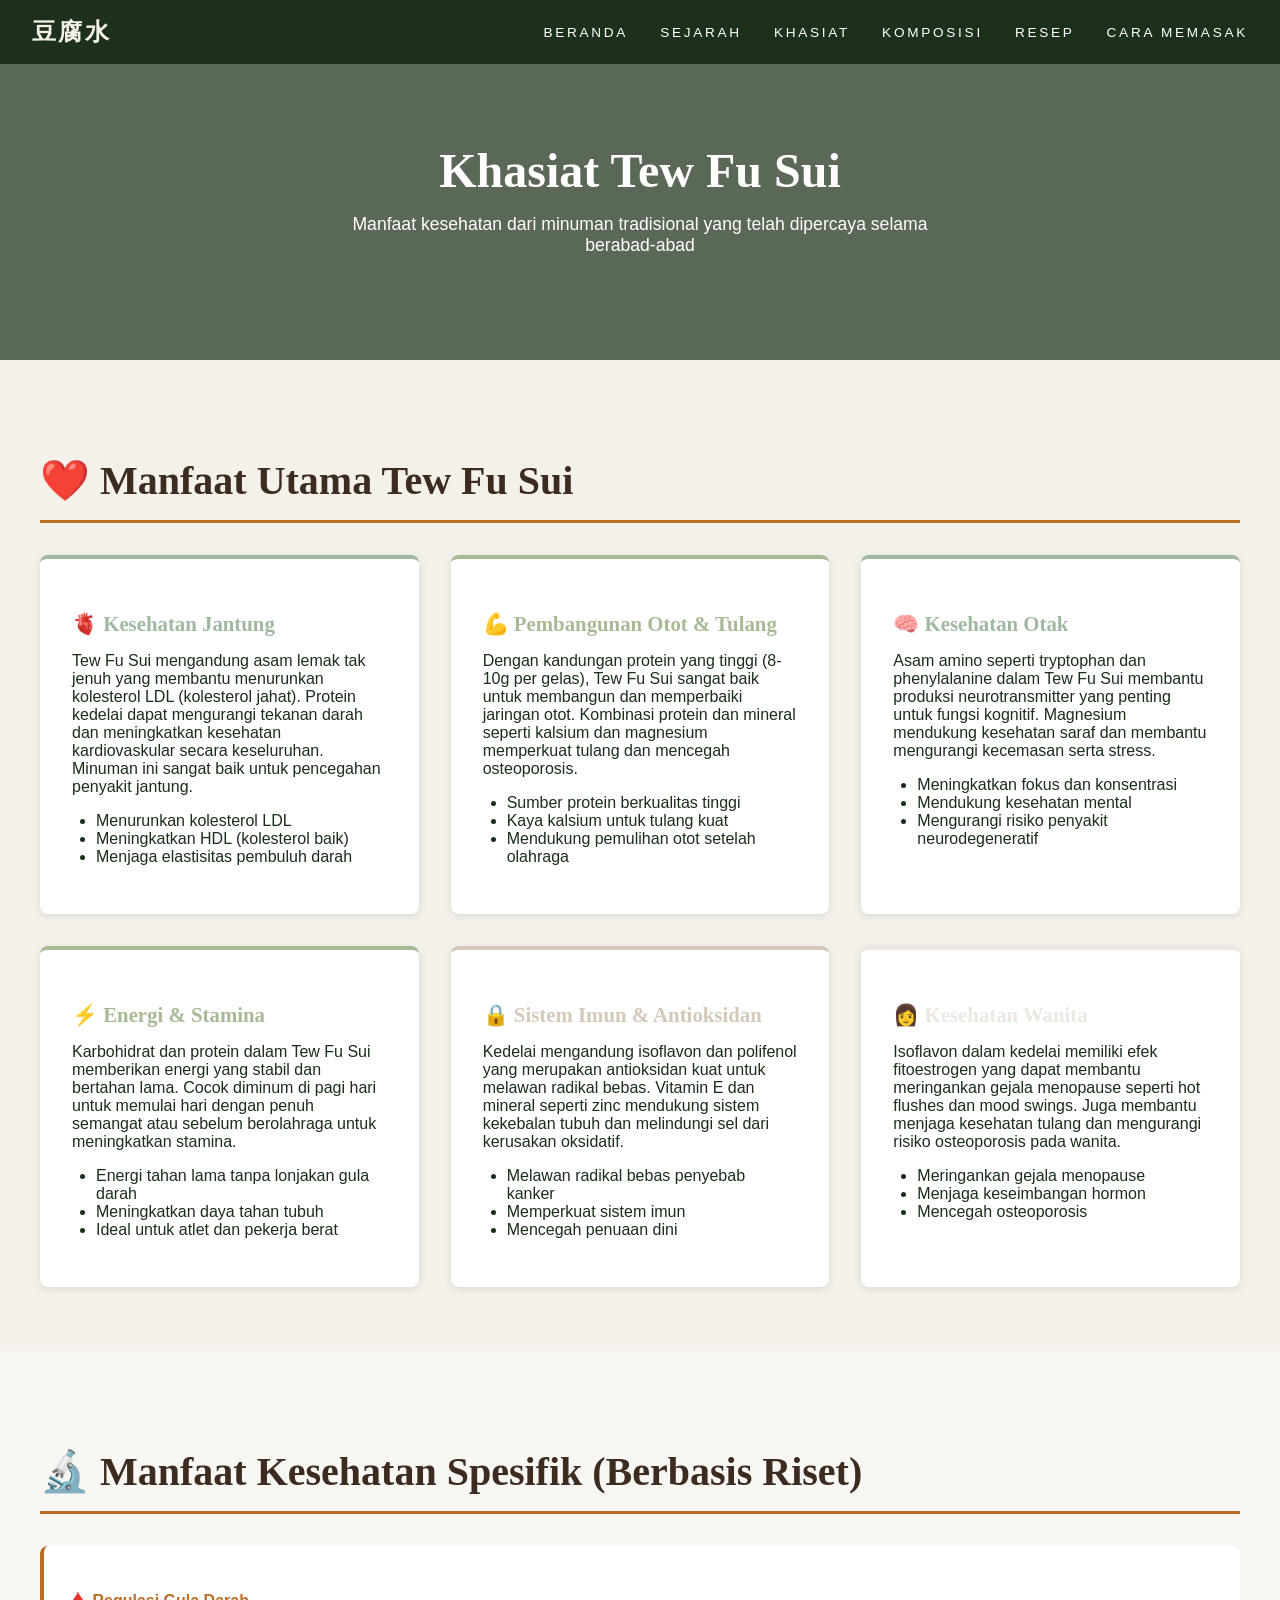
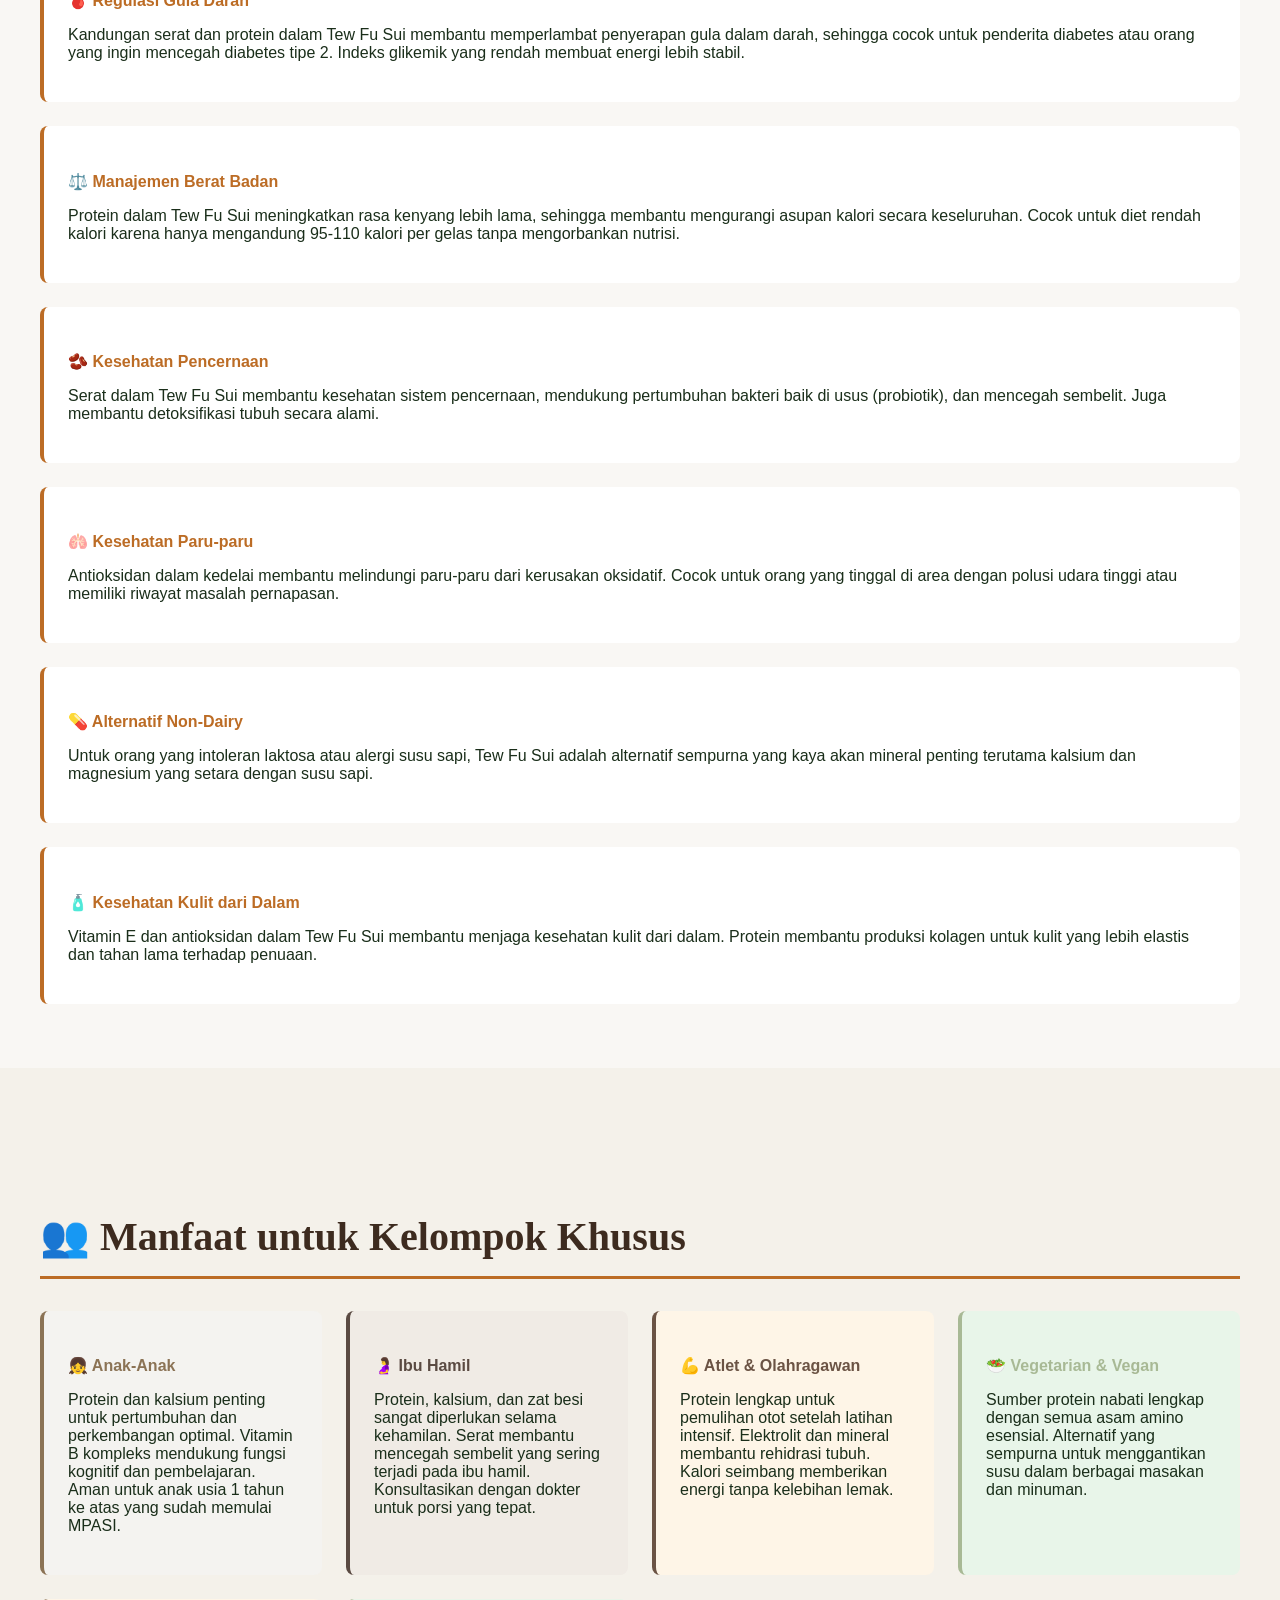
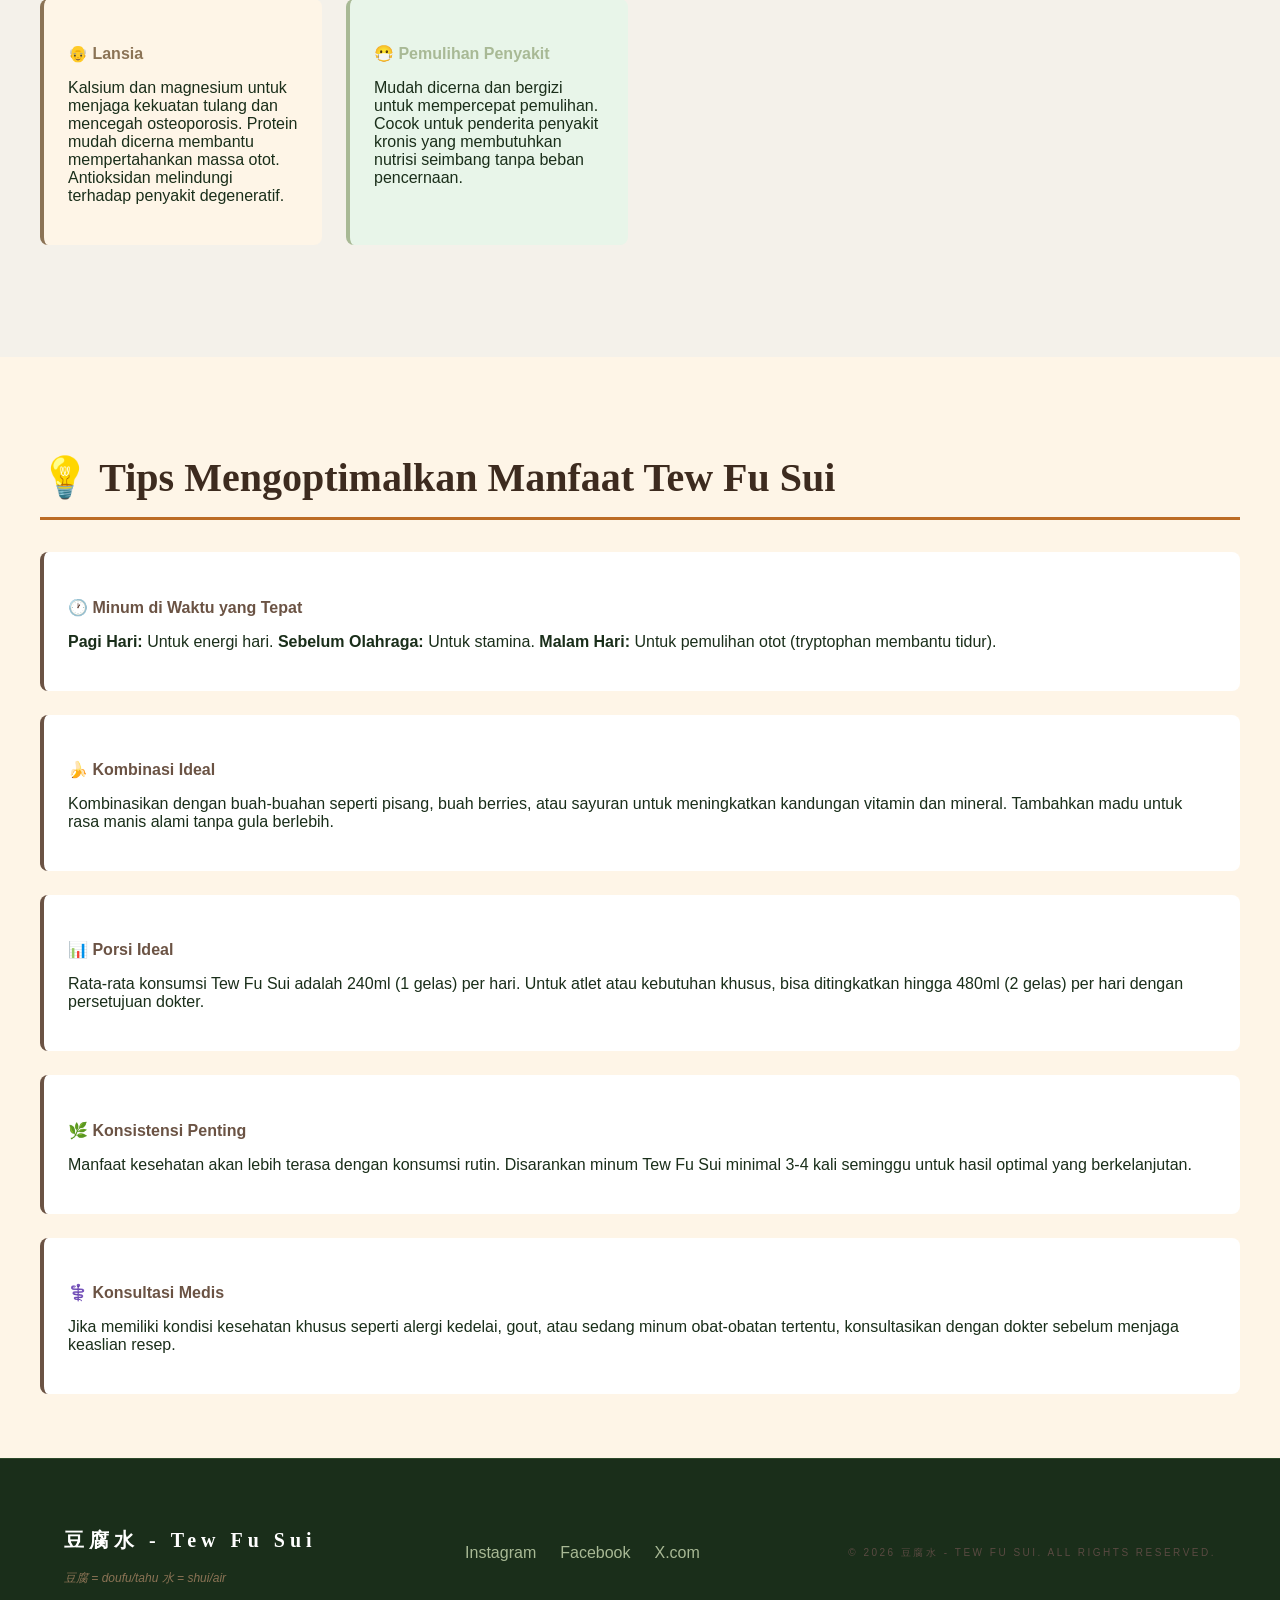
<file: benefits.html>
<!DOCTYPE html>
<html lang="id">
<head>
    <meta charset="UTF-8">
    <meta name="viewport" content="width=device-width, initial-scale=1.0">
    <title>Khasiat Tew Fu Sui - 豆腐水</title>
    <meta property="og:title" content="Khasiat Tew Fu Sui" />
    <meta property="og:type" content="website" />
    <meta property="og:url" content="https://tewfufa.page.gd/benefits.html" />
    <link rel="stylesheet" href="index.css">
    <style>
        :root {
            --forest-green: #1a2e1a;
            --paper-cream: #f4f1ea;
            --earth-brown: #3d2b1f;
            --accent-orange: #bc6c25;
        }

        body {
            font-family: 'Inter', sans-serif;
            background-color: var(--paper-cream);
            color: var(--forest-green);
            scroll-behavior: smooth;
        }

        h1, h2, h3, .serif {
            font-family: 'Playfair Display', serif;
        }

        .fade-in {
            animation: fadeIn 1.5s ease-out;
        }

        @keyframes fadeIn {
            from { opacity: 0; transform: translateY(20px); }
            to { opacity: 1; transform: translateY(0); }
        }

        ::-webkit-scrollbar {
            width: 8px;
        }
        ::-webkit-scrollbar-track {
            background: var(--paper-cream);
        }
        ::-webkit-scrollbar-thumb {
            background: var(--forest-green);
        }
    </style>
</head>
<body>

    <!-- Navigation -->
    <nav class="navbar">
        <div class="navbar-container">
            <div class="logo"><a href="index.html" style="color: #f4f1ea; text-decoration: none;">豆腐水</a></div>
            <button class="hamburger" id="hamburger">
                <span></span>
                <span></span>
                <span></span>
            </button>
            <div class="menu" id="menu">
                <a href="index.html" class="link">Beranda</a>
                <a href="history.html" class="link">Sejarah</a>
                <a href="benefits.html" class="link">Khasiat</a>
                <a href="composition.html" class="link">Komposisi</a>
                <a href="recipe.html" class="link">Resep</a>
                <a href="how-to-cook.html" class="link">Cara Memasak</a>
            </div>
        </div>
    </nav>

    <script>
        const hamburger = document.getElementById('hamburger');
        const menu = document.getElementById('menu');
        const navLinks = document.querySelectorAll('.menu .link');

        hamburger.addEventListener('click', () => {
            hamburger.classList.toggle('active');
            menu.classList.toggle('active');
        });

        navLinks.forEach(link => {
            link.addEventListener('click', () => {
                hamburger.classList.remove('active');
                menu.classList.remove('active');
            });
        });
    </script>

    <!-- Page Title Section -->
    <section class="page-hero" style="background: linear-gradient(rgba(26, 46, 26, 0.7), rgba(26, 46, 26, 0.7)), url('https://images.unsplash.com/photo-1512621776951-a57141f2eefd?q=80&w=2000&auto=format&fit=crop'); background-size: cover; background-position: center; min-height: 40vh; display: flex; align-items: center; justify-content: center; color: white; text-align: center;">
        <div class="fade-in">
            <h1 class="page-title" style="font-size: 3rem; margin-bottom: 1rem;">Khasiat Tew Fu Sui</h1>
            <p style="font-size: 1.1rem; max-width: 600px; margin: 0 auto;">Manfaat kesehatan dari minuman tradisional yang telah dipercaya selama berabad-abad</p>
        </div>
    </section>

    <!-- Primary Benefits -->
    <section style="padding: 4rem 1.5rem; max-width: 1200px; margin: 0 auto;">
        <h2 style="font-size: 2.5rem; color: var(--earth-brown); border-bottom: 3px solid var(--accent-orange); padding-bottom: 1rem; margin-bottom: 2rem;">❤️ Manfaat Utama Tew Fu Sui</h2>
        
        <div style="display: grid; grid-template-columns: repeat(auto-fit, minmax(300px, 1fr)); gap: 2rem;">
            <div style="background: white; padding: 2rem; border-radius: 0.5rem; box-shadow: 0 2px 8px rgba(0,0,0,0.1); border-top: 4px solid #9fb89f;">
                <h3 style="color: #9fb89f; margin-bottom: 1rem; font-size: 1.3rem;">🫀 Kesehatan Jantung</h3>
                <p>Tew Fu Sui mengandung asam lemak tak jenuh yang membantu menurunkan kolesterol LDL (kolesterol jahat). Protein kedelai dapat mengurangi tekanan darah dan meningkatkan kesehatan kardiovaskular secara keseluruhan. Minuman ini sangat baik untuk pencegahan penyakit jantung.</p>
                <ul style="margin-top: 1rem; padding-left: 1.5rem;">
                    <li>Menurunkan kolesterol LDL</li>
                    <li>Meningkatkan HDL (kolesterol baik)</li>
                    <li>Menjaga elastisitas pembuluh darah</li>
                </ul>
            </div>

            <div style="background: white; padding: 2rem; border-radius: 0.5rem; box-shadow: 0 2px 8px rgba(0,0,0,0.1); border-top: 4px solid #a8b995;">
                <h3 style="color: #a8b995; margin-bottom: 1rem; font-size: 1.3rem;">💪 Pembangunan Otot & Tulang</h3>
                <p>Dengan kandungan protein yang tinggi (8-10g per gelas), Tew Fu Sui sangat baik untuk membangun dan memperbaiki jaringan otot. Kombinasi protein dan mineral seperti kalsium dan magnesium memperkuat tulang dan mencegah osteoporosis.</p>
                <ul style="margin-top: 1rem; padding-left: 1.5rem;">
                    <li>Sumber protein berkualitas tinggi</li>
                    <li>Kaya kalsium untuk tulang kuat</li>
                    <li>Mendukung pemulihan otot setelah olahraga</li>
                </ul>
            </div>

            <div style="background: white; padding: 2rem; border-radius: 0.5rem; box-shadow: 0 2px 8px rgba(0,0,0,0.1); border-top: 4px solid #9fb89f;">
                <h3 style="color: #9fb89f; margin-bottom: 1rem; font-size: 1.3rem;">🧠 Kesehatan Otak</h3>
                <p>Asam amino seperti tryptophan dan phenylalanine dalam Tew Fu Sui membantu produksi neurotransmitter yang penting untuk fungsi kognitif. Magnesium mendukung kesehatan saraf dan membantu mengurangi kecemasan serta stress.</p>
                <ul style="margin-top: 1rem; padding-left: 1.5rem;">
                    <li>Meningkatkan fokus dan konsentrasi</li>
                    <li>Mendukung kesehatan mental</li>
                    <li>Mengurangi risiko penyakit neurodegeneratif</li>
                </ul>
            </div>

            <div style="background: white; padding: 2rem; border-radius: 0.5rem; box-shadow: 0 2px 8px rgba(0,0,0,0.1); border-top: 4px solid #a8b995;">
                <h3 style="color: #a8b995; margin-bottom: 1rem; font-size: 1.3rem;">⚡ Energi & Stamina</h3>
                <p>Karbohidrat dan protein dalam Tew Fu Sui memberikan energi yang stabil dan bertahan lama. Cocok diminum di pagi hari untuk memulai hari dengan penuh semangat atau sebelum berolahraga untuk meningkatkan stamina.</p>
                <ul style="margin-top: 1rem; padding-left: 1.5rem;">
                    <li>Energi tahan lama tanpa lonjakan gula darah</li>
                    <li>Meningkatkan daya tahan tubuh</li>
                    <li>Ideal untuk atlet dan pekerja berat</li>
                </ul>
            </div>

            <div style="background: white; padding: 2rem; border-radius: 0.5rem; box-shadow: 0 2px 8px rgba(0,0,0,0.1); border-top: 4px solid #d4c9b8;">
                <h3 style="color: #d4c9b8; margin-bottom: 1rem; font-size: 1.3rem;">🔒 Sistem Imun & Antioksidan</h3>
                <p>Kedelai mengandung isoflavon dan polifenol yang merupakan antioksidan kuat untuk melawan radikal bebas. Vitamin E dan mineral seperti zinc mendukung sistem kekebalan tubuh dan melindungi sel dari kerusakan oksidatif.</p>
                <ul style="margin-top: 1rem; padding-left: 1.5rem;">
                    <li>Melawan radikal bebas penyebab kanker</li>
                    <li>Memperkuat sistem imun</li>
                    <li>Mencegah penuaan dini</li>
                </ul>
            </div>

            <div style="background: white; padding: 2rem; border-radius: 0.5rem; box-shadow: 0 2px 8px rgba(0,0,0,0.1); border-top: 4px solid #ede7e1;">
                <h3 style="color: #ede7e1; margin-bottom: 1rem; font-size: 1.3rem;">👩 Kesehatan Wanita</h3>
                <p>Isoflavon dalam kedelai memiliki efek fitoestrogen yang dapat membantu meringankan gejala menopause seperti hot flushes dan mood swings. Juga membantu menjaga kesehatan tulang dan mengurangi risiko osteoporosis pada wanita.</p>
                <ul style="margin-top: 1rem; padding-left: 1.5rem;">
                    <li>Meringankan gejala menopause</li>
                    <li>Menjaga keseimbangan hormon</li>
                    <li>Mencegah osteoporosis</li>
                </ul>
            </div>
        </div>
    </section>

    <!-- Manfaat Kesehatan Spesifik -->
    <section style="padding: 4rem 1.5rem; background-color: #f9f7f4;">
        <h2 style="font-size: 2.5rem; color: var(--earth-brown); border-bottom: 3px solid var(--accent-orange); padding-bottom: 1rem; margin-bottom: 2rem; max-width: 1200px; margin-left: auto; margin-right: auto;">🔬 Manfaat Kesehatan Spesifik (Berbasis Riset)</h2>
        
        <div style="max-width: 1200px; margin: 0 auto;">
            <div style="display: grid; gap: 1.5rem;">
                <div style="background: white; padding: 1.5rem; border-radius: 0.5rem; border-left: 4px solid var(--accent-orange);">
                    <h4 style="color: var(--accent-orange); margin-bottom: 0.5rem;">🩸 Regulasi Gula Darah</h4>
                    <p>Kandungan serat dan protein dalam Tew Fu Sui membantu memperlambat penyerapan gula dalam darah, sehingga cocok untuk penderita diabetes atau orang yang ingin mencegah diabetes tipe 2. Indeks glikemik yang rendah membuat energi lebih stabil.</p>
                </div>

                <div style="background: white; padding: 1.5rem; border-radius: 0.5rem; border-left: 4px solid var(--accent-orange);">
                    <h4 style="color: var(--accent-orange); margin-bottom: 0.5rem;">⚖️ Manajemen Berat Badan</h4>
                    <p>Protein dalam Tew Fu Sui meningkatkan rasa kenyang lebih lama, sehingga membantu mengurangi asupan kalori secara keseluruhan. Cocok untuk diet rendah kalori karena hanya mengandung 95-110 kalori per gelas tanpa mengorbankan nutrisi.</p>
                </div>

                <div style="background: white; padding: 1.5rem; border-radius: 0.5rem; border-left: 4px solid var(--accent-orange);">
                    <h4 style="color: var(--accent-orange); margin-bottom: 0.5rem;">🫘 Kesehatan Pencernaan</h4>
                    <p>Serat dalam Tew Fu Sui membantu kesehatan sistem pencernaan, mendukung pertumbuhan bakteri baik di usus (probiotik), dan mencegah sembelit. Juga membantu detoksifikasi tubuh secara alami.</p>
                </div>

                <div style="background: white; padding: 1.5rem; border-radius: 0.5rem; border-left: 4px solid var(--accent-orange);">
                    <h4 style="color: var(--accent-orange); margin-bottom: 0.5rem;">🫁 Kesehatan Paru-paru</h4>
                    <p>Antioksidan dalam kedelai membantu melindungi paru-paru dari kerusakan oksidatif. Cocok untuk orang yang tinggal di area dengan polusi udara tinggi atau memiliki riwayat masalah pernapasan.</p>
                </div>

                <div style="background: white; padding: 1.5rem; border-radius: 0.5rem; border-left: 4px solid var(--accent-orange);">
                    <h4 style="color: var(--accent-orange); margin-bottom: 0.5rem;">💊 Alternatif Non-Dairy</h4>
                    <p>Untuk orang yang intoleran laktosa atau alergi susu sapi, Tew Fu Sui adalah alternatif sempurna yang kaya akan mineral penting terutama kalsium dan magnesium yang setara dengan susu sapi.</p>
                </div>

                <div style="background: white; padding: 1.5rem; border-radius: 0.5rem; border-left: 4px solid var(--accent-orange);">
                    <h4 style="color: var(--accent-orange); margin-bottom: 0.5rem;">🧴 Kesehatan Kulit dari Dalam</h4>
                    <p>Vitamin E dan antioksidan dalam Tew Fu Sui membantu menjaga kesehatan kulit dari dalam. Protein membantu produksi kolagen untuk kulit yang lebih elastis dan tahan lama terhadap penuaan.</p>
                </div>
            </div>
        </div>
    </section>

    <!-- Untuk Kelompok Khusus -->
    <section style="padding: 4rem 1.5rem; max-width: 1200px; margin: 3rem auto;">
        <h2 style="font-size: 2.5rem; color: var(--earth-brown); border-bottom: 3px solid var(--accent-orange); padding-bottom: 1rem; margin-bottom: 2rem;">👥 Manfaat untuk Kelompok Khusus</h2>
        
        <div style="display: grid; grid-template-columns: repeat(auto-fit, minmax(280px, 1fr)); gap: 1.5rem;">
            <div style="background: #f4f3f0; padding: 1.5rem; border-radius: 0.5rem; border-left: 4px solid #8b7355;">
                <h4 style="color: #8b7355; margin-bottom: 0.5rem;">👧 Anak-Anak</h4>
                <p>Protein dan kalsium penting untuk pertumbuhan dan perkembangan optimal. Vitamin B kompleks mendukung fungsi kognitif dan pembelajaran. Aman untuk anak usia 1 tahun ke atas yang sudah memulai MPASI.</p>
            </div>

            <div style="background: #f0ebe5; padding: 1.5rem; border-radius: 0.5rem; border-left: 4px solid #5a4a42;">
                <h4 style="color: #5a4a42; margin-bottom: 0.5rem;">🤰 Ibu Hamil</h4>
                <p>Protein, kalsium, dan zat besi sangat diperlukan selama kehamilan. Serat membantu mencegah sembelit yang sering terjadi pada ibu hamil. Konsultasikan dengan dokter untuk porsi yang tepat.</p>
            </div>

            <div style="background: #fef5e7; padding: 1.5rem; border-radius: 0.5rem; border-left: 4px solid #6b5344;">
                <h4 style="color: #6b5344; margin-bottom: 0.5rem;">💪 Atlet & Olahragawan</h4>
                <p>Protein lengkap untuk pemulihan otot setelah latihan intensif. Elektrolit dan mineral membantu rehidrasi tubuh. Kalori seimbang memberikan energi tanpa kelebihan lemak.</p>
            </div>

            <div style="background: #e8f5e9; padding: 1.5rem; border-radius: 0.5rem; border-left: 4px solid #a8b995;">
                <h4 style="color: #a8b995; margin-bottom: 0.5rem;">🥗 Vegetarian & Vegan</h4>
                <p>Sumber protein nabati lengkap dengan semua asam amino esensial. Alternatif yang sempurna untuk menggantikan susu dalam berbagai masakan dan minuman.</p>
            </div>

            <div style="background: #fef5e7; padding: 1.5rem; border-radius: 0.5rem; border-left: 4px solid #8b7355;">
                <h4 style="color: #8b7355; margin-bottom: 0.5rem;">👴 Lansia</h4>
                <p>Kalsium dan magnesium untuk menjaga kekuatan tulang dan mencegah osteoporosis. Protein mudah dicerna membantu mempertahankan massa otot. Antioksidan melindungi terhadap penyakit degeneratif.</p>
            </div>

            <div style="background: #e8f5e9; padding: 1.5rem; border-radius: 0.5rem; border-left: 4px solid #a8b995;">
                <h4 style="color: #a8b995; margin-bottom: 0.5rem;">😷 Pemulihan Penyakit</h4>
                <p>Mudah dicerna dan bergizi untuk mempercepat pemulihan. Cocok untuk penderita penyakit kronis yang membutuhkan nutrisi seimbang tanpa beban pencernaan.</p>
            </div>
        </div>
    </section>

    <!-- Tips Mengoptimalkan Manfaat -->
    <section style="padding: 4rem 1.5rem; background-color: #fef5e7;">
        <h2 style="font-size: 2.5rem; color: var(--earth-brown); border-bottom: 3px solid var(--accent-orange); padding-bottom: 1rem; margin-bottom: 2rem; max-width: 1200px; margin-left: auto; margin-right: auto;">💡 Tips Mengoptimalkan Manfaat Tew Fu Sui</h2>
        
        <div style="max-width: 1200px; margin: 0 auto; display: grid; gap: 1.5rem;">
            <div style="background: white; padding: 1.5rem; border-radius: 0.5rem; border-left: 4px solid #6b5344;">
                <h4 style="color: #6b5344; margin-bottom: 0.5rem;">🕐 Minum di Waktu yang Tepat</h4>
                <p><strong>Pagi Hari:</strong> Untuk energi hari. <strong>Sebelum Olahraga:</strong> Untuk stamina. <strong>Malam Hari:</strong> Untuk pemulihan otot (tryptophan membantu tidur).</p>
            </div>

            <div style="background: white; padding: 1.5rem; border-radius: 0.5rem; border-left: 4px solid #6b5344;">
                <h4 style="color: #6b5344; margin-bottom: 0.5rem;">🍌 Kombinasi Ideal</h4>
                <p>Kombinasikan dengan buah-buahan seperti pisang, buah berries, atau sayuran untuk meningkatkan kandungan vitamin dan mineral. Tambahkan madu untuk rasa manis alami tanpa gula berlebih.</p>
            </div>

            <div style="background: white; padding: 1.5rem; border-radius: 0.5rem; border-left: 4px solid #6b5344;">
                <h4 style="color: #6b5344; margin-bottom: 0.5rem;">📊 Porsi Ideal</h4>
                <p>Rata-rata konsumsi Tew Fu Sui adalah 240ml (1 gelas) per hari. Untuk atlet atau kebutuhan khusus, bisa ditingkatkan hingga 480ml (2 gelas) per hari dengan persetujuan dokter.</p>
            </div>

            <div style="background: white; padding: 1.5rem; border-radius: 0.5rem; border-left: 4px solid #6b5344;">
                <h4 style="color: #6b5344; margin-bottom: 0.5rem;">🌿 Konsistensi Penting</h4>
                <p>Manfaat kesehatan akan lebih terasa dengan konsumsi rutin. Disarankan minum Tew Fu Sui minimal 3-4 kali seminggu untuk hasil optimal yang berkelanjutan.</p>
            </div>

            <div style="background: white; padding: 1.5rem; border-radius: 0.5rem; border-left: 4px solid #6b5344;">
                <h4 style="color: #6b5344; margin-bottom: 0.5rem;">⚕️ Konsultasi Medis</h4>
                <p>Jika memiliki kondisi kesehatan khusus seperti alergi kedelai, gout, atau sedang minum obat-obatan tertentu, konsultasikan dengan dokter sebelum menjaga keaslian resep.</p>
            </div>
        </div>
    </section>

    <!-- Footer -->
    <footer class="footer">
        <div class="footer-container">
            <div class="footer-left">
                <h3 class="footer-title">豆腐水 - Tew Fu Sui</h3>
                <p class="footer-desc">豆腐 = doufu/tahu 水 = shui/air</p>
            </div>
            <div class="footer-links">
                <a href="#" class="footer-link">Instagram</a>
                <a href="#" class="footer-link">Facebook</a>
                <a href="#" class="footer-link">X.com</a>
            </div>
            <div class="footer-copyright">
                &copy; 2026 豆腐水 - Tew Fu Sui. All Rights Reserved.
            </div>
        </div>
    </footer>

</body>
</html>
</file>
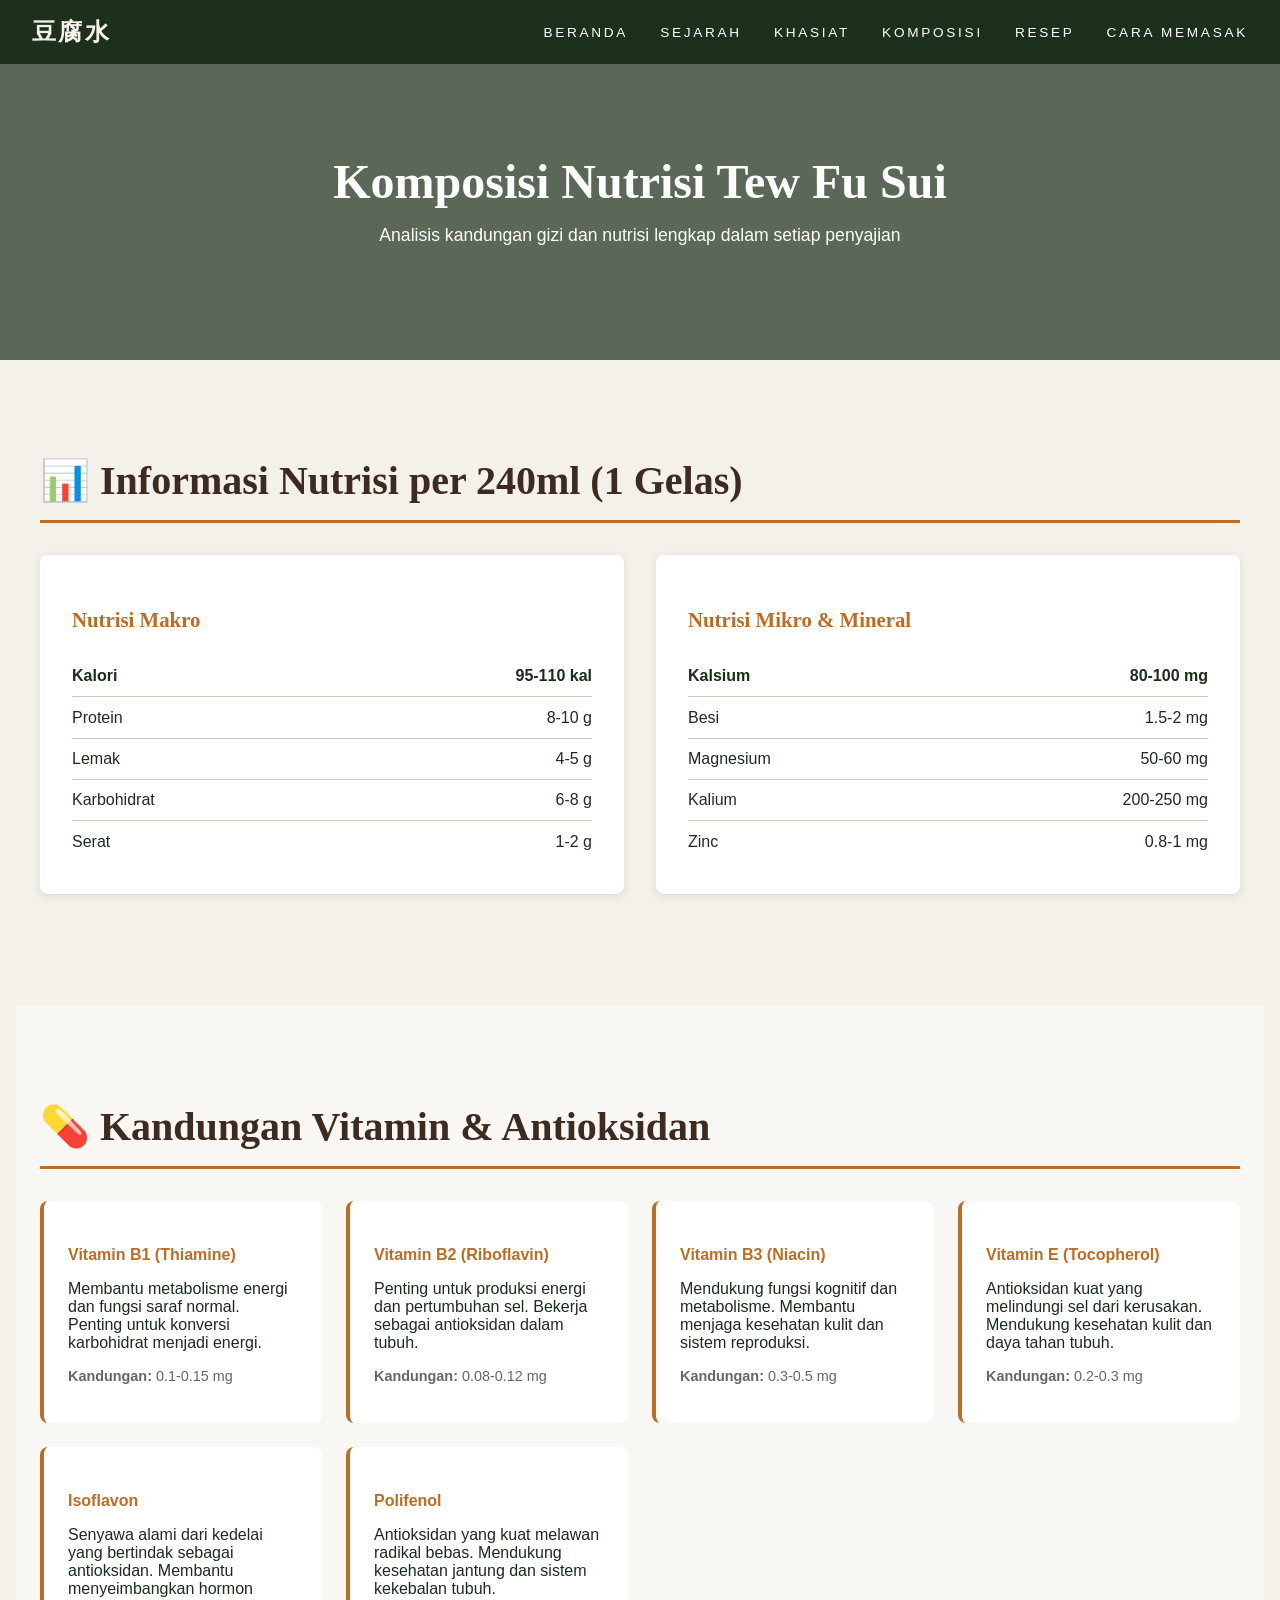
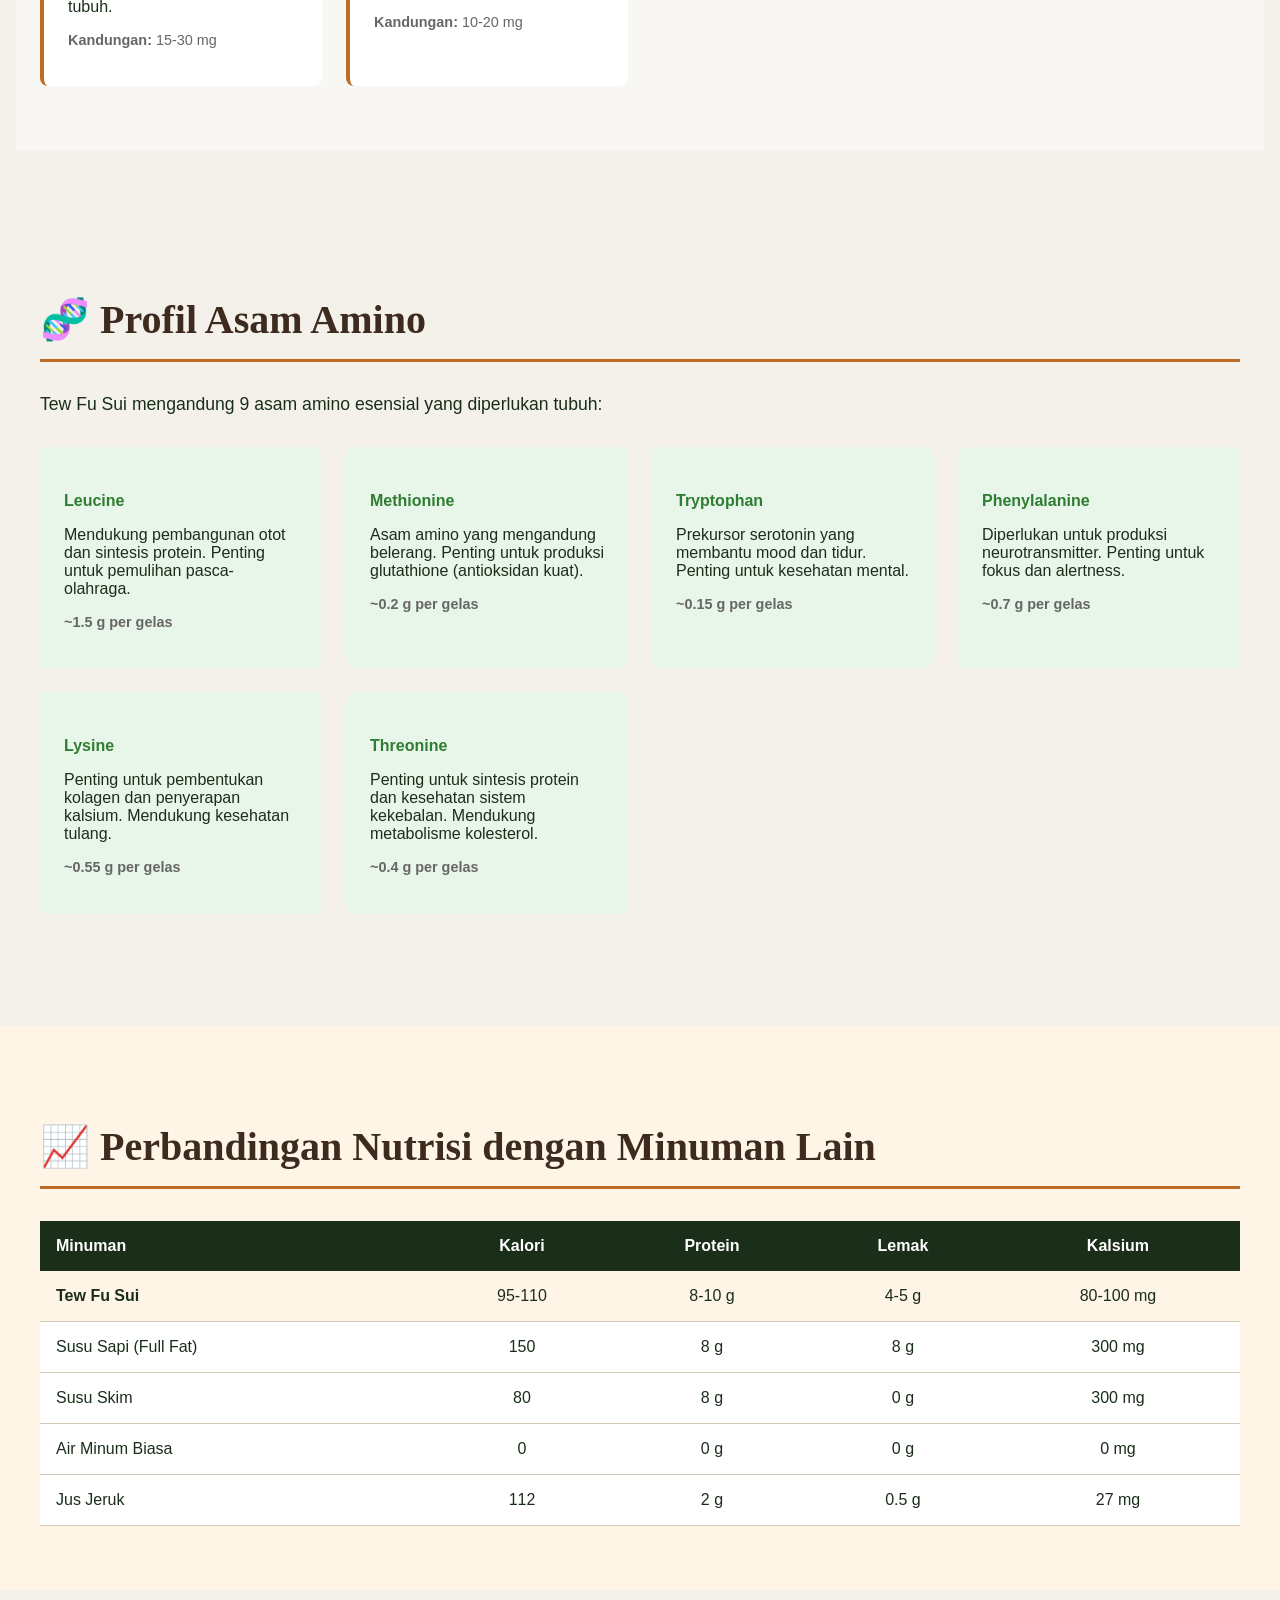
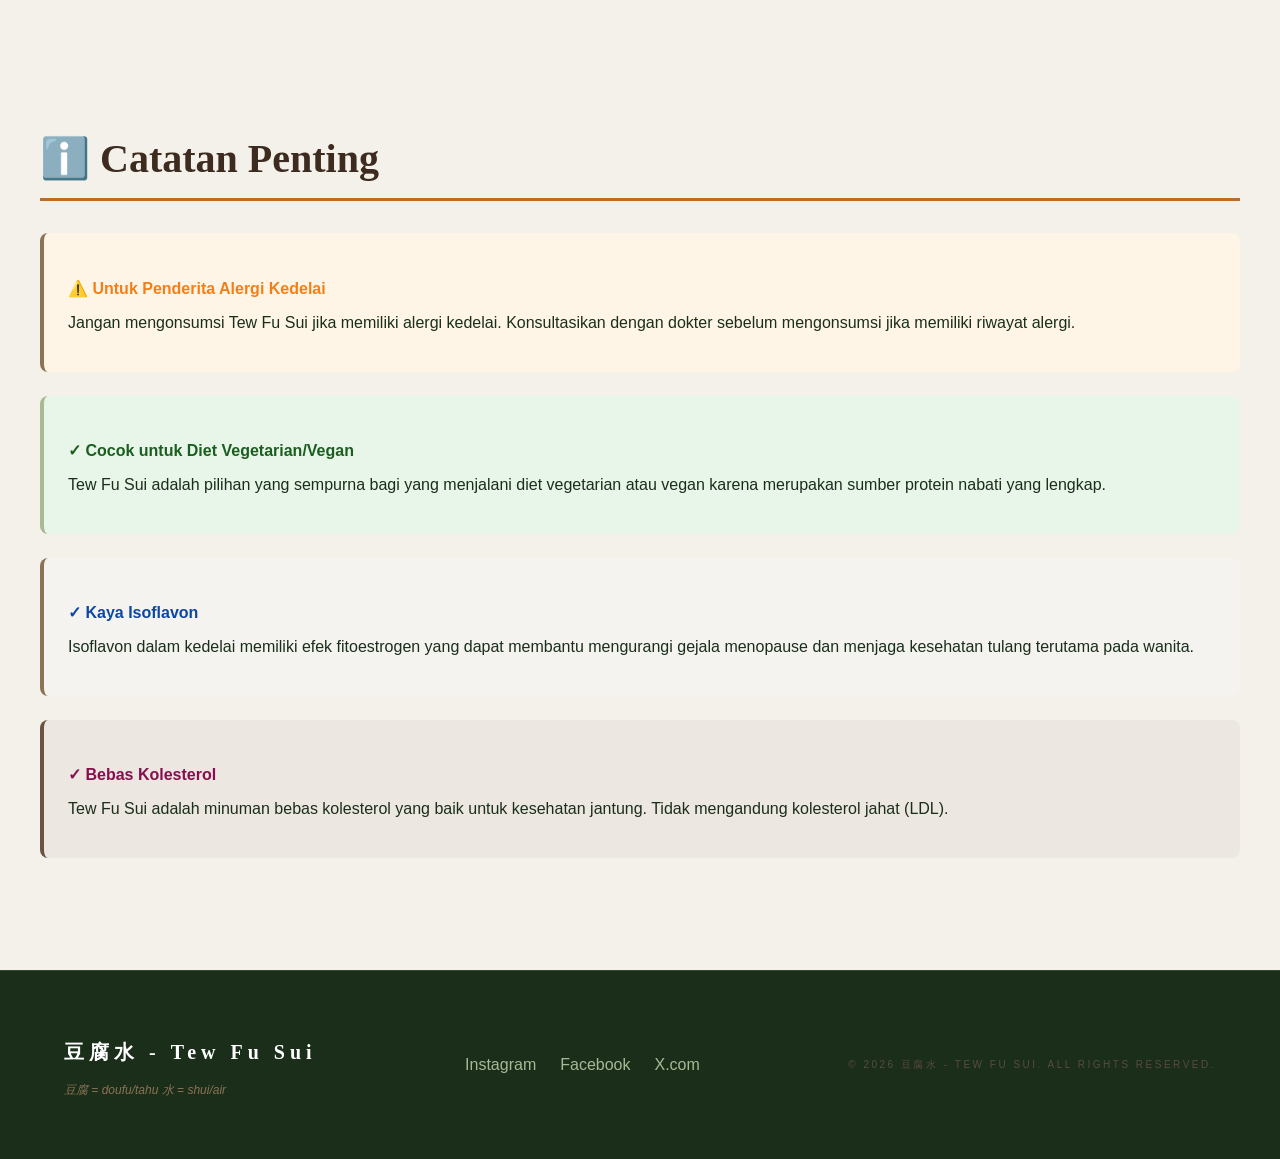
<file: composition.html>
<!DOCTYPE html>
<html lang="id">
<head>
    <meta charset="UTF-8">
    <meta name="viewport" content="width=device-width, initial-scale=1.0">
    <title>Komposisi Nutrisi Tew Fu Sui - 豆腐水</title>
    <meta property="og:title" content="Komposisi Nutrisi Tew Fu Sui" />
    <meta property="og:type" content="website" />
    <meta property="og:url" content="https://tewfufa.page.gd/composition.html" />
    <link rel="stylesheet" href="index.css">
    <style>
        :root {
            --forest-green: #1a2e1a;
            --paper-cream: #f4f1ea;
            --earth-brown: #3d2b1f;
            --accent-orange: #bc6c25;
        }

        body {
            font-family: 'Inter', sans-serif;
            background-color: var(--paper-cream);
            color: var(--forest-green);
            scroll-behavior: smooth;
        }

        h1, h2, h3, .serif {
            font-family: 'Playfair Display', serif;
        }

        .fade-in {
            animation: fadeIn 1.5s ease-out;
        }

        @keyframes fadeIn {
            from { opacity: 0; transform: translateY(20px); }
            to { opacity: 1; transform: translateY(0); }
        }

        ::-webkit-scrollbar {
            width: 8px;
        }
        ::-webkit-scrollbar-track {
            background: var(--paper-cream);
        }
        ::-webkit-scrollbar-thumb {
            background: var(--forest-green);
        }
    </style>
</head>
<body>

    <!-- Navigation -->
    <nav class="navbar">
        <div class="navbar-container">
            <div class="logo"><a href="index.html" style="color: #f4f1ea; text-decoration: none;">豆腐水</a></div>
            <button class="hamburger" id="hamburger">
                <span></span>
                <span></span>
                <span></span>
            </button>
            <div class="menu" id="menu">
                <a href="index.html" class="link">Beranda</a>
                <a href="history.html" class="link">Sejarah</a>
                <a href="benefits.html" class="link">Khasiat</a>
                <a href="composition.html" class="link">Komposisi</a>
                <a href="recipe.html" class="link">Resep</a>
                <a href="how-to-cook.html" class="link">Cara Memasak</a>
            </div>
        </div>
    </nav>

    <script>
        const hamburger = document.getElementById('hamburger');
        const menu = document.getElementById('menu');
        const navLinks = document.querySelectorAll('.menu .link');

        hamburger.addEventListener('click', () => {
            hamburger.classList.toggle('active');
            menu.classList.toggle('active');
        });

        navLinks.forEach(link => {
            link.addEventListener('click', () => {
                hamburger.classList.remove('active');
                menu.classList.remove('active');
            });
        });
    </script>

    <!-- Page Title Section -->
    <section class="page-hero" style="background: linear-gradient(rgba(26, 46, 26, 0.7), rgba(26, 46, 26, 0.7)), url('https://images.unsplash.com/photo-1576671160550-2173dba999ef?q=80&w=2000&auto=format&fit=crop'); background-size: cover; background-position: center; min-height: 40vh; display: flex; align-items: center; justify-content: center; color: white; text-align: center;">
        <div class="fade-in">
            <h1 class="page-title" style="font-size: 3rem; margin-bottom: 1rem;">Komposisi Nutrisi Tew Fu Sui</h1>
            <p style="font-size: 1.1rem; max-width: 600px; margin: 0 auto;">Analisis kandungan gizi dan nutrisi lengkap dalam setiap penyajian</p>
        </div>
    </section>

    <!-- Nutrition Facts -->
    <section style="padding: 4rem 1.5rem; max-width: 1200px; margin: 0 auto;">
        <h2 style="font-size: 2.5rem; color: var(--earth-brown); border-bottom: 3px solid var(--accent-orange); padding-bottom: 1rem; margin-bottom: 2rem;">📊 Informasi Nutrisi per 240ml (1 Gelas)</h2>
        
        <div style="display: grid; grid-template-columns: 1fr 1fr; gap: 2rem; margin-top: 2rem;">
            <!-- Nutrisi Utama -->
            <div style="background: white; padding: 2rem; border-radius: 0.5rem; box-shadow: 0 2px 8px rgba(0,0,0,0.1);">
                <h3 style="color: var(--accent-orange); margin-bottom: 1.5rem; font-size: 1.3rem;">Nutrisi Makro</h3>
                <table style="width: 100%; border-collapse: collapse;">
                    <tr style="border-bottom: 1px solid #d4c9b8;">
                        <td style="padding: 0.7rem 0;"><strong>Kalori</strong></td>
                        <td style="text-align: right; padding: 0.7rem 0;"><strong>95-110 kal</strong></td>
                    </tr>
                    <tr style="border-bottom: 1px solid #d4c9b8;">
                        <td style="padding: 0.7rem 0;">Protein</td>
                        <td style="text-align: right; padding: 0.7rem 0;">8-10 g</td>
                    </tr>
                    <tr style="border-bottom: 1px solid #d4c9b8;">
                        <td style="padding: 0.7rem 0;">Lemak</td>
                        <td style="text-align: right; padding: 0.7rem 0;">4-5 g</td>
                    </tr>
                    <tr style="border-bottom: 1px solid #d4c9b8;">
                        <td style="padding: 0.7rem 0;">Karbohidrat</td>
                        <td style="text-align: right; padding: 0.7rem 0;">6-8 g</td>
                    </tr>
                    <tr>
                        <td style="padding: 0.7rem 0;">Serat</td>
                        <td style="text-align: right; padding: 0.7rem 0;">1-2 g</td>
                    </tr>
                </table>
            </div>

            <!-- Nutrisi Mikro -->
            <div style="background: white; padding: 2rem; border-radius: 0.5rem; box-shadow: 0 2px 8px rgba(0,0,0,0.1);">
                <h3 style="color: var(--accent-orange); margin-bottom: 1.5rem; font-size: 1.3rem;">Nutrisi Mikro & Mineral</h3>
                <table style="width: 100%; border-collapse: collapse;">
                    <tr style="border-bottom: 1px solid #d4c9b8;">
                        <td style="padding: 0.7rem 0;"><strong>Kalsium</strong></td>
                        <td style="text-align: right; padding: 0.7rem 0;"><strong>80-100 mg</strong></td>
                    </tr>
                    <tr style="border-bottom: 1px solid #d4c9b8;">
                        <td style="padding: 0.7rem 0;">Besi</td>
                        <td style="text-align: right; padding: 0.7rem 0;">1.5-2 mg</td>
                    </tr>
                    <tr style="border-bottom: 1px solid #d4c9b8;">
                        <td style="padding: 0.7rem 0;">Magnesium</td>
                        <td style="text-align: right; padding: 0.7rem 0;">50-60 mg</td>
                    </tr>
                    <tr style="border-bottom: 1px solid #d4c9b8;">
                        <td style="padding: 0.7rem 0;">Kalium</td>
                        <td style="text-align: right; padding: 0.7rem 0;">200-250 mg</td>
                    </tr>
                    <tr>
                        <td style="padding: 0.7rem 0;">Zinc</td>
                        <td style="text-align: right; padding: 0.7rem 0;">0.8-1 mg</td>
                    </tr>
                </table>
            </div>
        </div>
    </section>

    <!-- Kandungan Vitamin -->
    <section style="padding: 4rem 1.5rem; background-color: #f9f7f4; max-width: 1200px; margin: 3rem auto;">
        <h2 style="font-size: 2.5rem; color: var(--earth-brown); border-bottom: 3px solid var(--accent-orange); padding-bottom: 1rem; margin-bottom: 2rem;">💊 Kandungan Vitamin & Antioksidan</h2>
        
        <div style="display: grid; grid-template-columns: repeat(auto-fit, minmax(250px, 1fr)); gap: 1.5rem;">
            <div style="background: white; padding: 1.5rem; border-radius: 0.5rem; border-left: 4px solid var(--accent-orange);">
                <h4 style="color: var(--accent-orange); margin-bottom: 0.5rem;">Vitamin B1 (Thiamine)</h4>
                <p>Membantu metabolisme energi dan fungsi saraf normal. Penting untuk konversi karbohidrat menjadi energi.</p>
                <p style="color: #666; font-size: 0.9rem; margin-top: 0.5rem;"><strong>Kandungan:</strong> 0.1-0.15 mg</p>
            </div>

            <div style="background: white; padding: 1.5rem; border-radius: 0.5rem; border-left: 4px solid var(--accent-orange);">
                <h4 style="color: var(--accent-orange); margin-bottom: 0.5rem;">Vitamin B2 (Riboflavin)</h4>
                <p>Penting untuk produksi energi dan pertumbuhan sel. Bekerja sebagai antioksidan dalam tubuh.</p>
                <p style="color: #666; font-size: 0.9rem; margin-top: 0.5rem;"><strong>Kandungan:</strong> 0.08-0.12 mg</p>
            </div>

            <div style="background: white; padding: 1.5rem; border-radius: 0.5rem; border-left: 4px solid var(--accent-orange);">
                <h4 style="color: var(--accent-orange); margin-bottom: 0.5rem;">Vitamin B3 (Niacin)</h4>
                <p>Mendukung fungsi kognitif dan metabolisme. Membantu menjaga kesehatan kulit dan sistem reproduksi.</p>
                <p style="color: #666; font-size: 0.9rem; margin-top: 0.5rem;"><strong>Kandungan:</strong> 0.3-0.5 mg</p>
            </div>

            <div style="background: white; padding: 1.5rem; border-radius: 0.5rem; border-left: 4px solid var(--accent-orange);">
                <h4 style="color: var(--accent-orange); margin-bottom: 0.5rem;">Vitamin E (Tocopherol)</h4>
                <p>Antioksidan kuat yang melindungi sel dari kerusakan. Mendukung kesehatan kulit dan daya tahan tubuh.</p>
                <p style="color: #666; font-size: 0.9rem; margin-top: 0.5rem;"><strong>Kandungan:</strong> 0.2-0.3 mg</p>
            </div>

            <div style="background: white; padding: 1.5rem; border-radius: 0.5rem; border-left: 4px solid var(--accent-orange);">
                <h4 style="color: var(--accent-orange); margin-bottom: 0.5rem;">Isoflavon</h4>
                <p>Senyawa alami dari kedelai yang bertindak sebagai antioksidan. Membantu menyeimbangkan hormon tubuh.</p>
                <p style="color: #666; font-size: 0.9rem; margin-top: 0.5rem;"><strong>Kandungan:</strong> 15-30 mg</p>
            </div>

            <div style="background: white; padding: 1.5rem; border-radius: 0.5rem; border-left: 4px solid var(--accent-orange);">
                <h4 style="color: var(--accent-orange); margin-bottom: 0.5rem;">Polifenol</h4>
                <p>Antioksidan yang kuat melawan radikal bebas. Mendukung kesehatan jantung dan sistem kekebalan tubuh.</p>
                <p style="color: #666; font-size: 0.9rem; margin-top: 0.5rem;"><strong>Kandungan:</strong> 10-20 mg</p>
            </div>
        </div>
    </section>

    <!-- Asam Amino -->
    <section style="padding: 4rem 1.5rem; max-width: 1200px; margin: 3rem auto;">
        <h2 style="font-size: 2.5rem; color: var(--earth-brown); border-bottom: 3px solid var(--accent-orange); padding-bottom: 1rem; margin-bottom: 2rem;">🧬 Profil Asam Amino</h2>
        
        <p style="margin-bottom: 2rem; font-size: 1.1rem;">Tew Fu Sui mengandung 9 asam amino esensial yang diperlukan tubuh:</p>
        
        <div style="display: grid; grid-template-columns: repeat(auto-fit, minmax(280px, 1fr)); gap: 1.5rem;">
            <div style="background: #e8f5e9; padding: 1.5rem; border-radius: 0.5rem;">
                <h4 style="color: #2e7d32; margin-bottom: 0.5rem;">Leucine</h4>
                <p>Mendukung pembangunan otot dan sintesis protein. Penting untuk pemulihan pasca-olahraga.</p>
                <p style="color: #666; font-size: 0.9rem;"><strong>~1.5 g per gelas</strong></p>
            </div>

            <div style="background: #e8f5e9; padding: 1.5rem; border-radius: 0.5rem;">
                <h4 style="color: #2e7d32; margin-bottom: 0.5rem;">Methionine</h4>
                <p>Asam amino yang mengandung belerang. Penting untuk produksi glutathione (antioksidan kuat).</p>
                <p style="color: #666; font-size: 0.9rem;"><strong>~0.2 g per gelas</strong></p>
            </div>

            <div style="background: #e8f5e9; padding: 1.5rem; border-radius: 0.5rem;">
                <h4 style="color: #2e7d32; margin-bottom: 0.5rem;">Tryptophan</h4>
                <p>Prekursor serotonin yang membantu mood dan tidur. Penting untuk kesehatan mental.</p>
                <p style="color: #666; font-size: 0.9rem;"><strong>~0.15 g per gelas</strong></p>
            </div>

            <div style="background: #e8f5e9; padding: 1.5rem; border-radius: 0.5rem;">
                <h4 style="color: #2e7d32; margin-bottom: 0.5rem;">Phenylalanine</h4>
                <p>Diperlukan untuk produksi neurotransmitter. Penting untuk fokus dan alertness.</p>
                <p style="color: #666; font-size: 0.9rem;"><strong>~0.7 g per gelas</strong></p>
            </div>

            <div style="background: #e8f5e9; padding: 1.5rem; border-radius: 0.5rem;">
                <h4 style="color: #2e7d32; margin-bottom: 0.5rem;">Lysine</h4>
                <p>Penting untuk pembentukan kolagen dan penyerapan kalsium. Mendukung kesehatan tulang.</p>
                <p style="color: #666; font-size: 0.9rem;"><strong>~0.55 g per gelas</strong></p>
            </div>

            <div style="background: #e8f5e9; padding: 1.5rem; border-radius: 0.5rem;">
                <h4 style="color: #2e7d32; margin-bottom: 0.5rem;">Threonine</h4>
                <p>Penting untuk sintesis protein dan kesehatan sistem kekebalan. Mendukung metabolisme kolesterol.</p>
                <p style="color: #666; font-size: 0.9rem;"><strong>~0.4 g per gelas</strong></p>
            </div>
        </div>
    </section>

    <!-- Perbandingan Nutrisi -->
    <section style="padding: 4rem 1.5rem; background-color: #fef5e7;">
        <h2 style="font-size: 2.5rem; color: var(--earth-brown); border-bottom: 3px solid var(--accent-orange); padding-bottom: 1rem; margin-bottom: 2rem; max-width: 1200px; margin-left: auto; margin-right: auto;">📈 Perbandingan Nutrisi dengan Minuman Lain</h2>
        
        <div style="max-width: 1200px; margin: 0 auto; overflow-x: auto;">
            <table style="width: 100%; border-collapse: collapse; background: white;">
                <thead>
                    <tr style="background-color: var(--forest-green); color: white;">
                        <th style="padding: 1rem; text-align: left;">Minuman</th>
                        <th style="padding: 1rem; text-align: center;">Kalori</th>
                        <th style="padding: 1rem; text-align: center;">Protein</th>
                        <th style="padding: 1rem; text-align: center;">Lemak</th>
                        <th style="padding: 1rem; text-align: center;">Kalsium</th>
                    </tr>
                </thead>
                <tbody>
                    <tr style="border-bottom: 1px solid #d4c9b8; background-color: #fef5e7;">
                        <td style="padding: 1rem;"><strong>Tew Fu Sui</strong></td>
                        <td style="padding: 1rem; text-align: center;">95-110</td>
                        <td style="padding: 1rem; text-align: center;">8-10 g</td>
                        <td style="padding: 1rem; text-align: center;">4-5 g</td>
                        <td style="padding: 1rem; text-align: center;">80-100 mg</td>
                    </tr>
                    <tr style="border-bottom: 1px solid #d4c9b8;">
                        <td style="padding: 1rem;">Susu Sapi (Full Fat)</td>
                        <td style="padding: 1rem; text-align: center;">150</td>
                        <td style="padding: 1rem; text-align: center;">8 g</td>
                        <td style="padding: 1rem; text-align: center;">8 g</td>
                        <td style="padding: 1rem; text-align: center;">300 mg</td>
                    </tr>
                    <tr style="border-bottom: 1px solid #d4c9b8;">
                        <td style="padding: 1rem;">Susu Skim</td>
                        <td style="padding: 1rem; text-align: center;">80</td>
                        <td style="padding: 1rem; text-align: center;">8 g</td>
                        <td style="padding: 1rem; text-align: center;">0 g</td>
                        <td style="padding: 1rem; text-align: center;">300 mg</td>
                    </tr>
                    <tr style="border-bottom: 1px solid #d4c9b8;">
                        <td style="padding: 1rem;">Air Minum Biasa</td>
                        <td style="padding: 1rem; text-align: center;">0</td>
                        <td style="padding: 1rem; text-align: center;">0 g</td>
                        <td style="padding: 1rem; text-align: center;">0 g</td>
                        <td style="padding: 1rem; text-align: center;">0 mg</td>
                    </tr>
                    <tr style="border-bottom: 1px solid #d4c9b8;">
                        <td style="padding: 1rem;">Jus Jeruk</td>
                        <td style="padding: 1rem; text-align: center;">112</td>
                        <td style="padding: 1rem; text-align: center;">2 g</td>
                        <td style="padding: 1rem; text-align: center;">0.5 g</td>
                        <td style="padding: 1rem; text-align: center;">27 mg</td>
                    </tr>
                </tbody>
            </table>
        </div>
    </section>

    <!-- Informasi Penting -->
    <section style="padding: 4rem 1.5rem; max-width: 1200px; margin: 3rem auto;">
        <h2 style="font-size: 2.5rem; color: var(--earth-brown); border-bottom: 3px solid var(--accent-orange); padding-bottom: 1rem; margin-bottom: 2rem;">ℹ️ Catatan Penting</h2>
        
        <div style="display: grid; gap: 1.5rem;">
            <div style="background: #fef5e7; padding: 1.5rem; border-radius: 0.5rem; border-left: 4px solid #8b7355;">
                <h4 style="color: #f57f17; margin-bottom: 0.5rem;">⚠️ Untuk Penderita Alergi Kedelai</h4>
                <p>Jangan mengonsumsi Tew Fu Sui jika memiliki alergi kedelai. Konsultasikan dengan dokter sebelum mengonsumsi jika memiliki riwayat alergi.</p>
            </div>

            <div style="background: #e8f5e9; padding: 1.5rem; border-radius: 0.5rem; border-left: 4px solid #a8b995;">
                <h4 style="color: #1b5e20; margin-bottom: 0.5rem;">✓ Cocok untuk Diet Vegetarian/Vegan</h4>
                <p>Tew Fu Sui adalah pilihan yang sempurna bagi yang menjalani diet vegetarian atau vegan karena merupakan sumber protein nabati yang lengkap.</p>
            </div>

            <div style="background: #f4f3f0; padding: 1.5rem; border-radius: 0.5rem; border-left: 4px solid #8b7355;">
                <h4 style="color: #0d47a1; margin-bottom: 0.5rem;">✓ Kaya Isoflavon</h4>
                <p>Isoflavon dalam kedelai memiliki efek fitoestrogen yang dapat membantu mengurangi gejala menopause dan menjaga kesehatan tulang terutama pada wanita.</p>
            </div>

            <div style="background: #ede7e1; padding: 1.5rem; border-radius: 0.5rem; border-left: 4px solid #6b5344;">
                <h4 style="color: #880e4f; margin-bottom: 0.5rem;">✓ Bebas Kolesterol</h4>
                <p>Tew Fu Sui adalah minuman bebas kolesterol yang baik untuk kesehatan jantung. Tidak mengandung kolesterol jahat (LDL).</p>
            </div>
        </div>
    </section>

    <!-- Footer -->
    <footer class="footer">
        <div class="footer-container">
            <div class="footer-left">
                <h3 class="footer-title">豆腐水 - Tew Fu Sui</h3>
                <p class="footer-desc">豆腐 = doufu/tahu 水 = shui/air</p>
            </div>
            <div class="footer-links">
                <a href="#" class="footer-link">Instagram</a>
                <a href="#" class="footer-link">Facebook</a>
                <a href="#" class="footer-link">X.com</a>
            </div>
            <div class="footer-copyright">
                &copy; 2026 豆腐水 - Tew Fu Sui. All Rights Reserved.
            </div>
        </div>
    </footer>

</body>
</html>
</file>
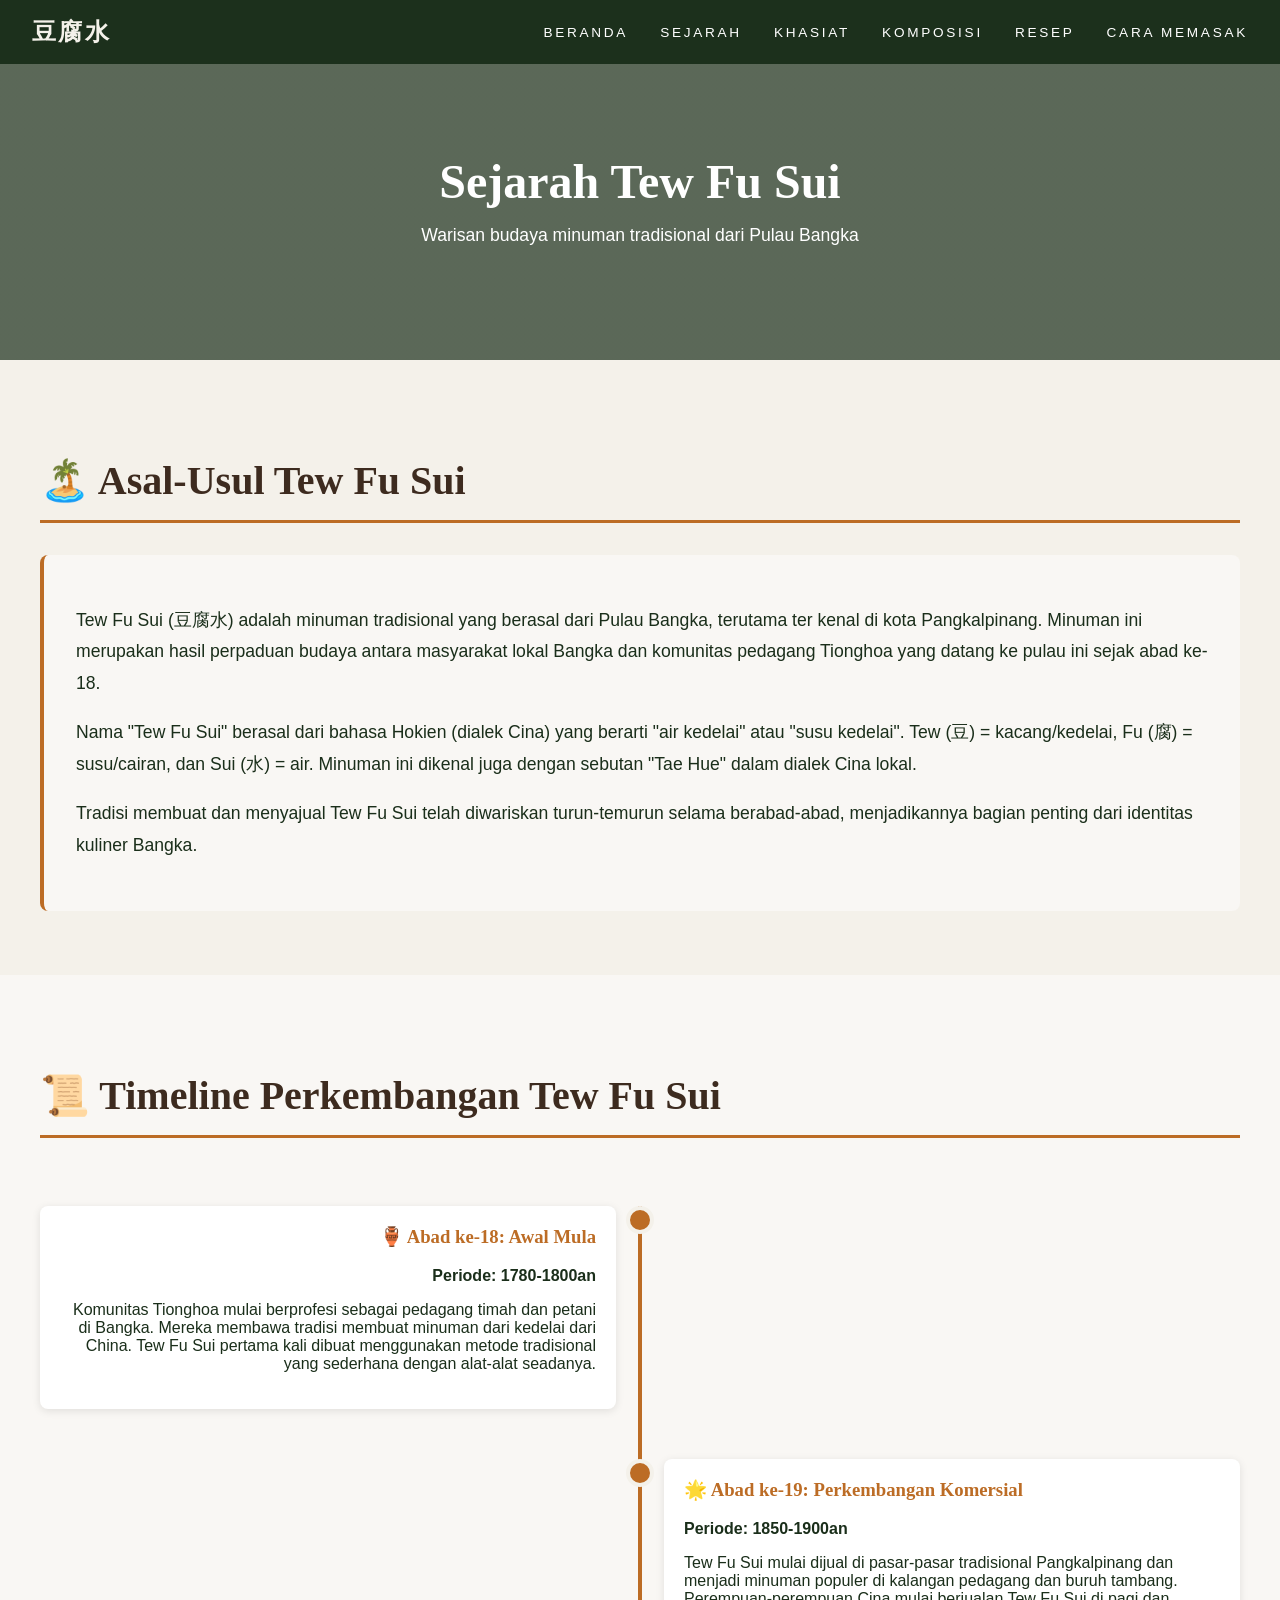
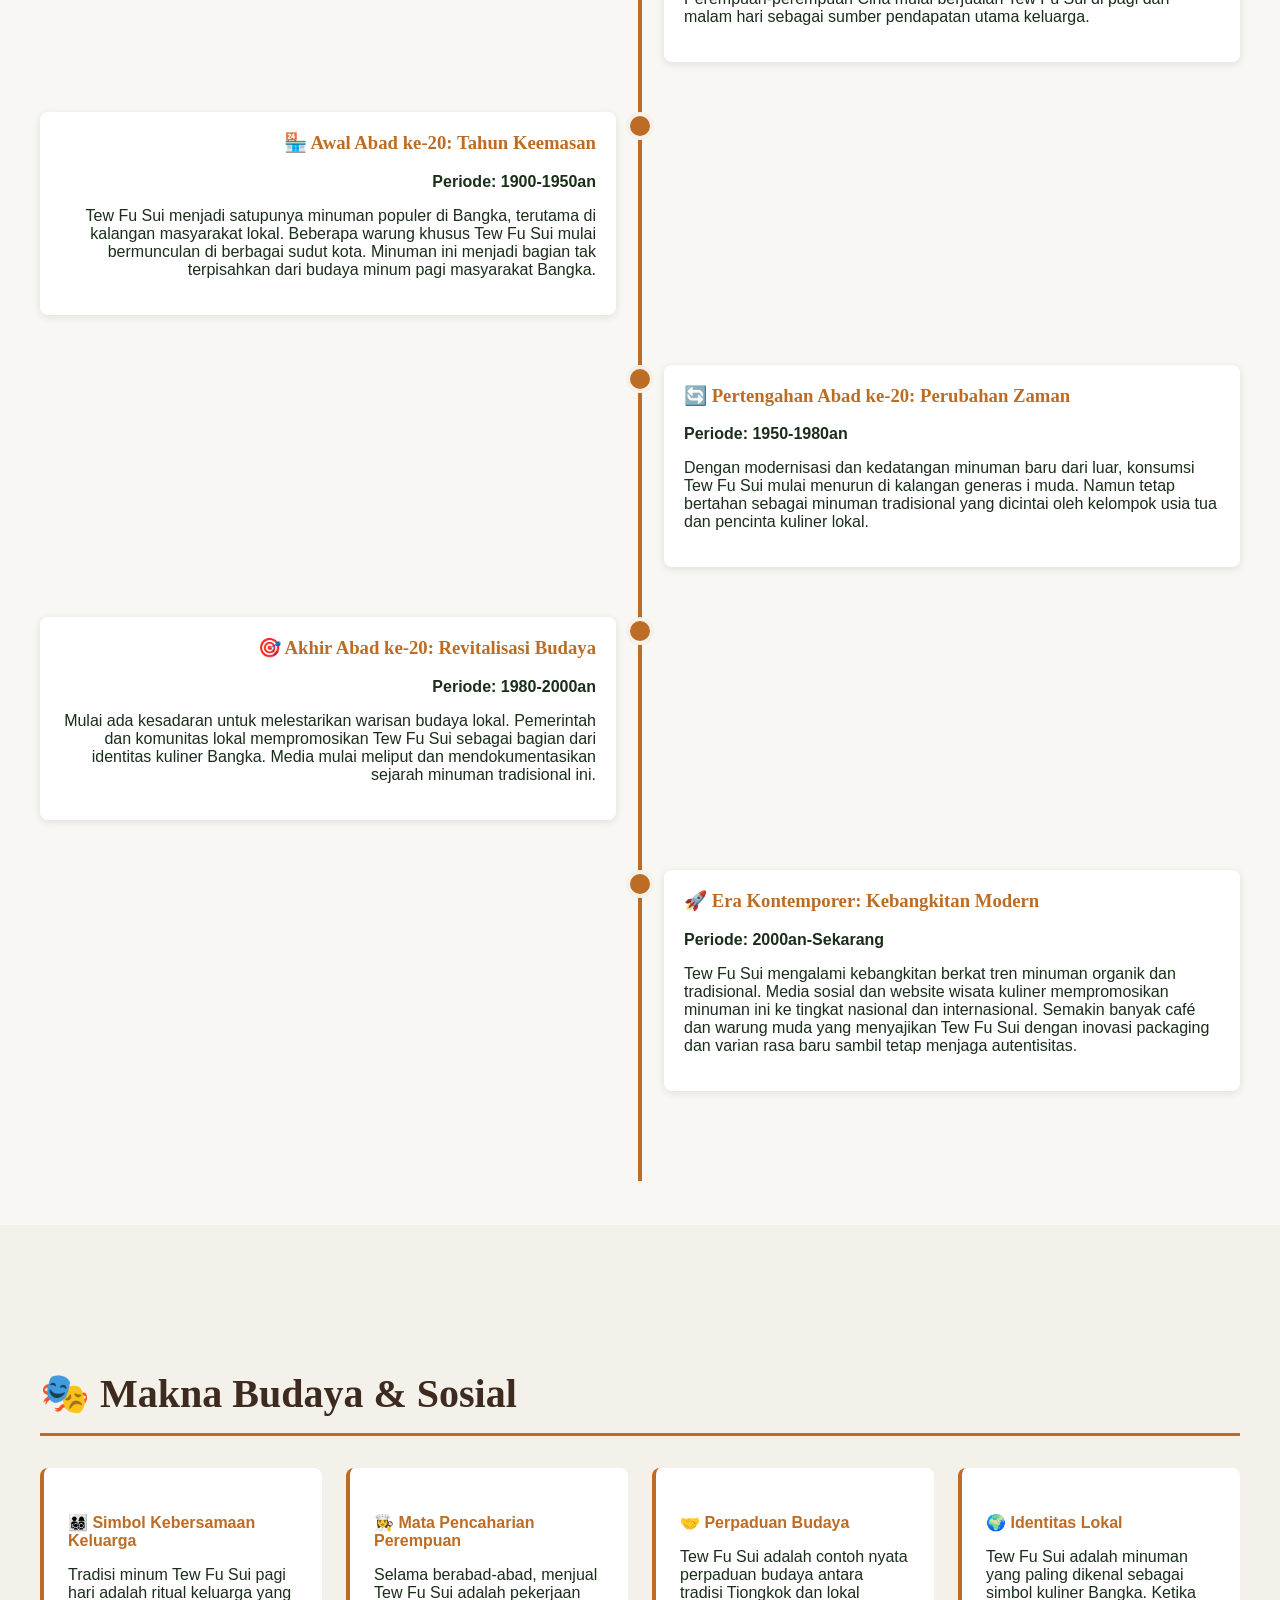
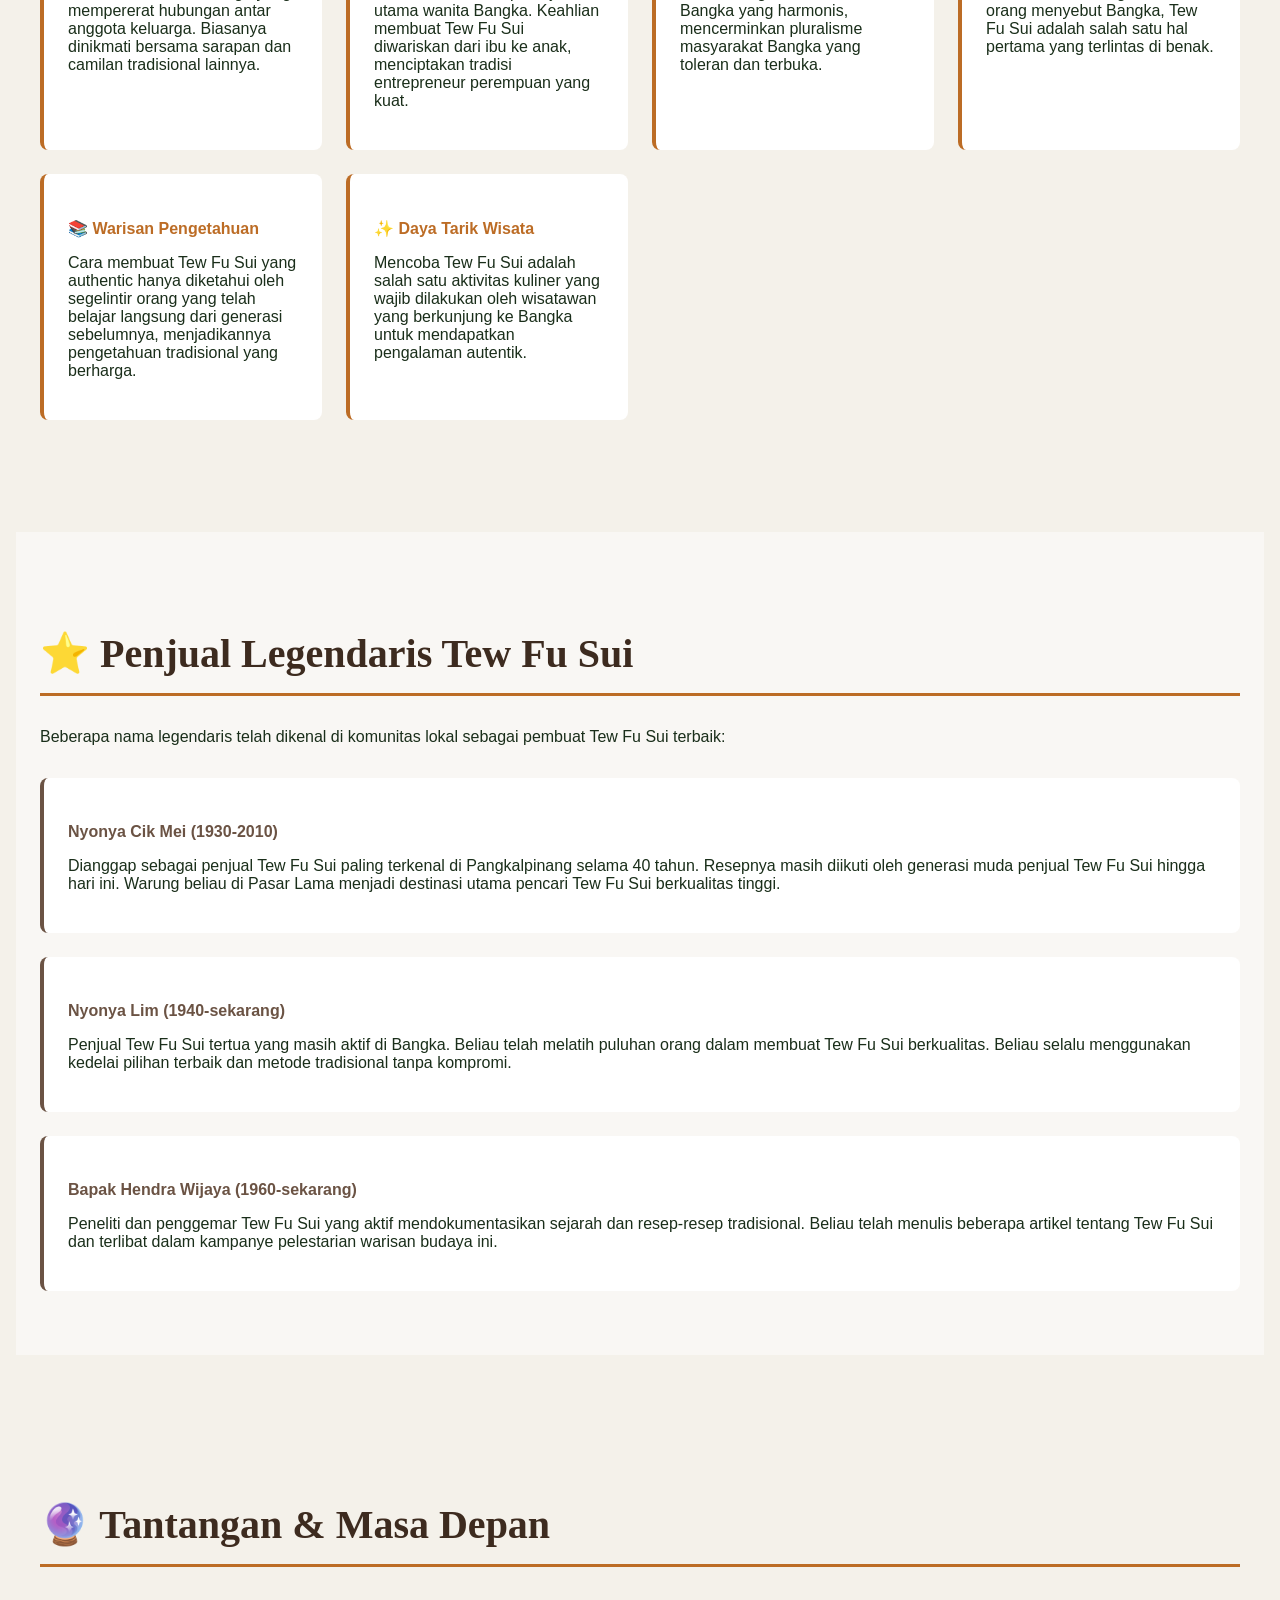
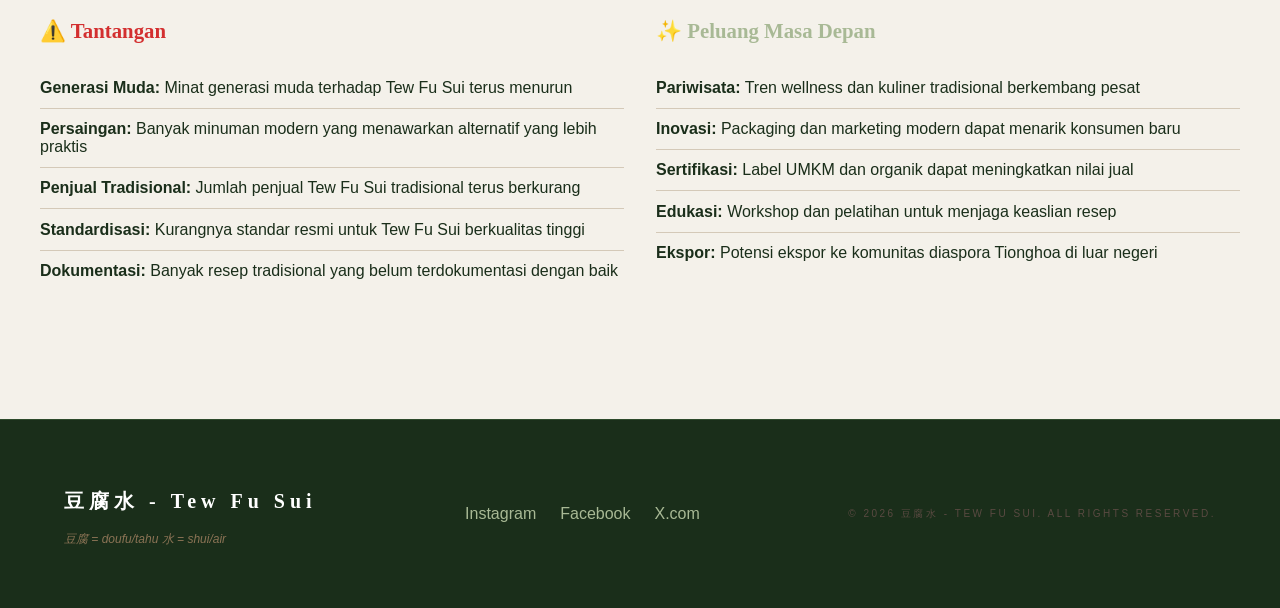
<file: history.html>
<!DOCTYPE html>
<html lang="id">
<head>
    <meta charset="UTF-8">
    <meta name="viewport" content="width=device-width, initial-scale=1.0">
    <title>Sejarah Tew Fu Sui - 豆腐水</title>
    <meta property="og:title" content="Sejarah Tew Fu Sui" />
    <meta property="og:type" content="website" />
    <meta property="og:url" content="https://tewfufa.page.gd/history.html" />
    <link rel="stylesheet" href="index.css">
    <style>
        :root {
            --forest-green: #1a2e1a;
            --paper-cream: #f4f1ea;
            --earth-brown: #3d2b1f;
            --accent-orange: #bc6c25;
        }

        body {
            font-family: 'Inter', sans-serif;
            background-color: var(--paper-cream);
            color: var(--forest-green);
            scroll-behavior: smooth;
        }

        h1, h2, h3, .serif {
            font-family: 'Playfair Display', serif;
        }

        .fade-in {
            animation: fadeIn 1.5s ease-out;
        }

        @keyframes fadeIn {
            from { opacity: 0; transform: translateY(20px); }
            to { opacity: 1; transform: translateY(0); }
        }

        ::-webkit-scrollbar {
            width: 8px;
        }
        ::-webkit-scrollbar-track {
            background: var(--paper-cream);
        }
        ::-webkit-scrollbar-thumb {
            background: var(--forest-green);
        }

        .timeline {
            position: relative;
            padding: 20px 0;
        }

        .timeline::before {
            content: '';
            position: absolute;
            left: 50%;
            transform: translateX(-50%);
            width: 4px;
            height: 100%;
            background: var(--accent-orange);
        }

        .timeline-item {
            margin-bottom: 50px;
            position: relative;
        }

        .timeline-item:nth-child(odd) {
            padding-right: 52%;
            text-align: right;
        }

        .timeline-item:nth-child(even) {
            padding-left: 52%;
        }

        .timeline-item::before {
            content: '';
            position: absolute;
            left: 50%;
            top: 0;
            transform: translateX(-50%);
            width: 20px;
            height: 20px;
            background: var(--accent-orange);
            border: 4px solid var(--paper-cream);
            border-radius: 50%;
            z-index: 1;
        }

        .timeline-content {
            background: white;
            padding: 20px;
            border-radius: 8px;
            box-shadow: 0 2px 8px rgba(0,0,0,0.1);
        }

        @media (max-width: 768px) {
            .timeline::before {
                left: 30px;
            }

            .timeline-item:nth-child(odd),
            .timeline-item:nth-child(even) {
                padding-left: 80px;
                padding-right: 0;
                text-align: left;
            }

            .timeline-item::before {
                left: 30px;
            }
        }
    </style>
</head>
<body>

    <!-- Navigation -->
    <nav class="navbar">
        <div class="navbar-container">
            <div class="logo"><a href="index.html" style="color: #f4f1ea; text-decoration: none;">豆腐水</a></div>
            <button class="hamburger" id="hamburger">
                <span></span>
                <span></span>
                <span></span>
            </button>
            <div class="menu" id="menu">
                <a href="index.html" class="link">Beranda</a>
                <a href="history.html" class="link">Sejarah</a>
                <a href="benefits.html" class="link">Khasiat</a>
                <a href="composition.html" class="link">Komposisi</a>
                <a href="recipe.html" class="link">Resep</a>
                <a href="how-to-cook.html" class="link">Cara Memasak</a>
            </div>
        </div>
    </nav>

    <script>
        const hamburger = document.getElementById('hamburger');
        const menu = document.getElementById('menu');
        const navLinks = document.querySelectorAll('.menu .link');

        hamburger.addEventListener('click', () => {
            hamburger.classList.toggle('active');
            menu.classList.toggle('active');
        });

        navLinks.forEach(link => {
            link.addEventListener('click', () => {
                hamburger.classList.remove('active');
                menu.classList.remove('active');
            });
        });
    </script>

    <!-- Page Title Section -->
    <section class="page-hero" style="background: linear-gradient(rgba(26, 46, 26, 0.7), rgba(26, 46, 26, 0.7)), url('https://images.unsplash.com/photo-1606136122537-7e91fa0c6a8f?q=80&w=2000&auto=format&fit=crop'); background-size: cover; background-position: center; min-height: 40vh; display: flex; align-items: center; justify-content: center; color: white; text-align: center;">
        <div class="fade-in">
            <h1 class="page-title" style="font-size: 3rem; margin-bottom: 1rem;">Sejarah Tew Fu Sui</h1>
            <p style="font-size: 1.1rem; max-width: 600px; margin: 0 auto;">Warisan budaya minuman tradisional dari Pulau Bangka</p>
        </div>
    </section>

    <!-- Origin Story -->
    <section style="padding: 4rem 1.5rem; max-width: 1200px; margin: 0 auto;">
        <h2 style="font-size: 2.5rem; color: var(--earth-brown); border-bottom: 3px solid var(--accent-orange); padding-bottom: 1rem; margin-bottom: 2rem;">🏝️ Asal-Usul Tew Fu Sui</h2>
        
        <div style="background: #f9f7f4; padding: 2rem; border-radius: 0.5rem; border-left: 4px solid var(--accent-orange);">
            <p style="font-size: 1.1rem; line-height: 1.8; margin-bottom: 1rem;">
                Tew Fu Sui (豆腐水) adalah minuman tradisional yang berasal dari Pulau Bangka, terutama ter kenal di kota Pangkalpinang. Minuman ini merupakan hasil perpaduan budaya antara masyarakat lokal Bangka dan komunitas pedagang Tionghoa yang datang ke pulau ini sejak abad ke-18.
            </p>
            <p style="font-size: 1.1rem; line-height: 1.8; margin-bottom: 1rem;">
                Nama "Tew Fu Sui" berasal dari bahasa Hokien (dialek Cina) yang berarti "air kedelai" atau "susu kedelai". Tew (豆) = kacang/kedelai, Fu (腐) = susu/cairan, dan Sui (水) = air. Minuman ini dikenal juga dengan sebutan "Tae Hue" dalam dialek Cina lokal.
            </p>
            <p style="font-size: 1.1rem; line-height: 1.8;">
                Tradisi membuat dan menyajual Tew Fu Sui telah diwariskan turun-temurun selama berabad-abad, menjadikannya bagian penting dari identitas kuliner Bangka.
            </p>
        </div>
    </section>

    <!-- Timeline -->
    <section style="padding: 4rem 1.5rem; background-color: #f9f7f4;">
        <h2 style="font-size: 2.5rem; color: var(--earth-brown); border-bottom: 3px solid var(--accent-orange); padding-bottom: 1rem; margin-bottom: 3rem; max-width: 1200px; margin-left: auto; margin-right: auto;">📜 Timeline Perkembangan Tew Fu Sui</h2>
        
        <div class="timeline" style="max-width: 1200px; margin: 0 auto;">
            <div class="timeline-item">
                <div class="timeline-content">
                    <h3 style="color: var(--accent-orange); margin-top: 0;">🏺 Abad ke-18: Awal Mula</h3>
                    <p><strong>Periode: 1780-1800an</strong></p>
                    <p>Komunitas Tionghoa mulai berprofesi sebagai pedagang timah dan petani di Bangka. Mereka membawa tradisi membuat minuman dari kedelai dari China. Tew Fu Sui pertama kali dibuat menggunakan metode tradisional yang sederhana dengan alat-alat seadanya.</p>
                </div>
            </div>

            <div class="timeline-item">
                <div class="timeline-content">
                    <h3 style="color: var(--accent-orange); margin-top: 0;">🌟 Abad ke-19: Perkembangan Komersial</h3>
                    <p><strong>Periode: 1850-1900an</strong></p>
                    <p>Tew Fu Sui mulai dijual di pasar-pasar tradisional Pangkalpinang dan menjadi minuman populer di kalangan pedagang dan buruh tambang. Perempuan-perempuan Cina mulai berjualan Tew Fu Sui di pagi dan malam hari sebagai sumber pendapatan utama keluarga.</p>
                </div>
            </div>

            <div class="timeline-item">
                <div class="timeline-content">
                    <h3 style="color: var(--accent-orange); margin-top: 0;">🏪 Awal Abad ke-20: Tahun Keemasan</h3>
                    <p><strong>Periode: 1900-1950an</strong></p>
                    <p>Tew Fu Sui menjadi satupunya minuman populer di Bangka, terutama di kalangan masyarakat lokal. Beberapa warung khusus Tew Fu Sui mulai bermunculan di berbagai sudut kota. Minuman ini menjadi bagian tak terpisahkan dari budaya minum pagi masyarakat Bangka.</p>
                </div>
            </div>

            <div class="timeline-item">
                <div class="timeline-content">
                    <h3 style="color: var(--accent-orange); margin-top: 0;">🔄 Pertengahan Abad ke-20: Perubahan Zaman</h3>
                    <p><strong>Periode: 1950-1980an</strong></p>
                    <p>Dengan modernisasi dan kedatangan minuman baru dari luar, konsumsi Tew Fu Sui mulai menurun di kalangan generas i muda. Namun tetap bertahan sebagai minuman tradisional yang dicintai oleh kelompok usia tua dan pencinta kuliner lokal.</p>
                </div>
            </div>

            <div class="timeline-item">
                <div class="timeline-content">
                    <h3 style="color: var(--accent-orange); margin-top: 0;">🎯 Akhir Abad ke-20: Revitalisasi Budaya</h3>
                    <p><strong>Periode: 1980-2000an</strong></p>
                    <p>Mulai ada kesadaran untuk melestarikan warisan budaya lokal. Pemerintah dan komunitas lokal mempromosikan Tew Fu Sui sebagai bagian dari identitas kuliner Bangka. Media mulai meliput dan mendokumentasikan sejarah minuman tradisional ini.</p>
                </div>
            </div>

            <div class="timeline-item">
                <div class="timeline-content">
                    <h3 style="color: var(--accent-orange); margin-top: 0;">🚀 Era Kontemporer: Kebangkitan Modern</h3>
                    <p><strong>Periode: 2000an-Sekarang</strong></p>
                    <p>Tew Fu Sui mengalami kebangkitan berkat tren minuman organik dan tradisional. Media sosial dan website wisata kuliner mempromosikan minuman ini ke tingkat nasional dan internasional. Semakin banyak café dan warung muda yang menyajikan Tew Fu Sui dengan inovasi packaging dan varian rasa baru sambil tetap menjaga autentisitas.</p>
                </div>
            </div>
        </div>
    </section>

    <!-- Cultural Significance -->
    <section style="padding: 4rem 1.5rem; max-width: 1200px; margin: 3rem auto;">
        <h2 style="font-size: 2.5rem; color: var(--earth-brown); border-bottom: 3px solid var(--accent-orange); padding-bottom: 1rem; margin-bottom: 2rem;">🎭 Makna Budaya & Sosial</h2>
        
        <div style="display: grid; grid-template-columns: repeat(auto-fit, minmax(280px, 1fr)); gap: 1.5rem;">
            <div style="background: white; padding: 1.5rem; border-radius: 0.5rem; border-left: 4px solid var(--accent-orange);">
                <h4 style="color: var(--accent-orange); margin-bottom: 0.5rem;">👨‍👩‍👧‍👦 Simbol Kebersamaan Keluarga</h4>
                <p>Tradisi minum Tew Fu Sui pagi hari adalah ritual keluarga yang mempererat hubungan antar anggota keluarga. Biasanya dinikmati bersama sarapan dan camilan tradisional lainnya.</p>
            </div>

            <div style="background: white; padding: 1.5rem; border-radius: 0.5rem; border-left: 4px solid var(--accent-orange);">
                <h4 style="color: var(--accent-orange); margin-bottom: 0.5rem;">👩‍🍳 Mata Pencaharian Perempuan</h4>
                <p>Selama berabad-abad, menjual Tew Fu Sui adalah pekerjaan utama wanita Bangka. Keahlian membuat Tew Fu Sui diwariskan dari ibu ke anak, menciptakan tradisi entrepreneur perempuan yang kuat.</p>
            </div>

            <div style="background: white; padding: 1.5rem; border-radius: 0.5rem; border-left: 4px solid var(--accent-orange);">
                <h4 style="color: var(--accent-orange); margin-bottom: 0.5rem;">🤝 Perpaduan Budaya</h4>
                <p>Tew Fu Sui adalah contoh nyata perpaduan budaya antara tradisi Tiongkok dan lokal Bangka yang harmonis, mencerminkan pluralisme masyarakat Bangka yang toleran dan terbuka.</p>
            </div>

            <div style="background: white; padding: 1.5rem; border-radius: 0.5rem; border-left: 4px solid var(--accent-orange);">
                <h4 style="color: var(--accent-orange); margin-bottom: 0.5rem;">🌍 Identitas Lokal</h4>
                <p>Tew Fu Sui adalah minuman yang paling dikenal sebagai simbol kuliner Bangka. Ketika orang menyebut Bangka, Tew Fu Sui adalah salah satu hal pertama yang terlintas di benak.</p>
            </div>

            <div style="background: white; padding: 1.5rem; border-radius: 0.5rem; border-left: 4px solid var(--accent-orange);">
                <h4 style="color: var(--accent-orange); margin-bottom: 0.5rem;">📚 Warisan Pengetahuan</h4>
                <p>Cara membuat Tew Fu Sui yang authentic hanya diketahui oleh segelintir orang yang telah belajar langsung dari generasi sebelumnya, menjadikannya pengetahuan tradisional yang berharga.</p>
            </div>

            <div style="background: white; padding: 1.5rem; border-radius: 0.5rem; border-left: 4px solid var(--accent-orange);">
                <h4 style="color: var(--accent-orange); margin-bottom: 0.5rem;">✨ Daya Tarik Wisata</h3>
                <p>Mencoba Tew Fu Sui adalah salah satu aktivitas kuliner yang wajib dilakukan oleh wisatawan yang berkunjung ke Bangka untuk mendapatkan pengalaman autentik.</p>
            </div>
        </div>
    </section>

    <!-- Penjual Terkenal -->
    <section style="padding: 4rem 1.5rem; background-color: #f9f7f4; max-width: 1200px; margin: 3rem auto;">
        <h2 style="font-size: 2.5rem; color: var(--earth-brown); border-bottom: 3px solid var(--accent-orange); padding-bottom: 1rem; margin-bottom: 2rem;">⭐ Penjual Legendaris Tew Fu Sui</h2>
        
        <p style="margin-bottom: 2rem; font-size: 1rem;">Beberapa nama legendaris telah dikenal di komunitas lokal sebagai pembuat Tew Fu Sui terbaik:</p>
        
        <div style="display: grid; gap: 1.5rem;">
            <div style="background: white; padding: 1.5rem; border-radius: 0.5rem; border-left: 4px solid #6b5344;">
                <h4 style="color: #6b5344; margin-bottom: 0.5rem;">Nyonya Cik Mei (1930-2010)</h4>
                <p>Dianggap sebagai penjual Tew Fu Sui paling terkenal di Pangkalpinang selama 40 tahun. Resepnya masih diikuti oleh generasi muda penjual Tew Fu Sui hingga hari ini. Warung beliau di Pasar Lama menjadi destinasi utama pencari Tew Fu Sui berkualitas tinggi.</p>
            </div>

            <div style="background: white; padding: 1.5rem; border-radius: 0.5rem; border-left: 4px solid #6b5344;">
                <h4 style="color: #6b5344; margin-bottom: 0.5rem;">Nyonya Lim (1940-sekarang)</h4>
                <p>Penjual Tew Fu Sui tertua yang masih aktif di Bangka. Beliau telah melatih puluhan orang dalam membuat Tew Fu Sui berkualitas. Beliau selalu menggunakan kedelai pilihan terbaik dan metode tradisional tanpa kompromi.</p>
            </div>

            <div style="background: white; padding: 1.5rem; border-radius: 0.5rem; border-left: 4px solid #6b5344;">
                <h4 style="color: #6b5344; margin-bottom: 0.5rem;">Bapak Hendra Wijaya (1960-sekarang)</h4>
                <p>Peneliti dan penggemar Tew Fu Sui yang aktif mendokumentasikan sejarah dan resep-resep tradisional. Beliau telah menulis beberapa artikel tentang Tew Fu Sui dan terlibat dalam kampanye pelestarian warisan budaya ini.</p>
            </div>
        </div>
    </section>

    <!-- Tantangan & Masa Depan -->
    <section style="padding: 4rem 1.5rem; max-width: 1200px; margin: 3rem auto;">
        <h2 style="font-size: 2.5rem; color: var(--earth-brown); border-bottom: 3px solid var(--accent-orange); padding-bottom: 1rem; margin-bottom: 2rem;">🔮 Tantangan & Masa Depan</h2>
        
        <div style="display: grid; grid-template-columns: 1fr 1fr; gap: 2rem;">
            <!-- Tantangan -->
            <div>
                <h3 style="color: #d32f2f; margin-bottom: 1.5rem; font-size: 1.3rem;">⚠️ Tantangan</h3>
                <ul style="list-style: none; padding: 0;">
                    <li style="padding: 0.7rem 0; border-bottom: 1px solid #d4c9b8;">
                        <strong>Generasi Muda:</strong> Minat generasi muda terhadap Tew Fu Sui terus menurun
                    </li>
                    <li style="padding: 0.7rem 0; border-bottom: 1px solid #d4c9b8;">
                        <strong>Persaingan:</strong> Banyak minuman modern yang menawarkan alternatif yang lebih praktis
                    </li>
                    <li style="padding: 0.7rem 0; border-bottom: 1px solid #d4c9b8;">
                        <strong>Penjual Tradisional:</strong> Jumlah penjual Tew Fu Sui tradisional terus berkurang
                    </li>
                    <li style="padding: 0.7rem 0; border-bottom: 1px solid #d4c9b8;">
                        <strong>Standardisasi:</strong> Kurangnya standar resmi untuk Tew Fu Sui berkualitas tinggi
                    </li>
                    <li style="padding: 0.7rem 0;">
                        <strong>Dokumentasi:</strong> Banyak resep tradisional yang belum terdokumentasi dengan baik
                    </li>
                </ul>
            </div>

            <!-- Peluang Masa Depan -->
            <div>
                <h3 style="color: #a8b995; margin-bottom: 1.5rem; font-size: 1.3rem;">✨ Peluang Masa Depan</h3>
                <ul style="list-style: none; padding: 0;">
                    <li style="padding: 0.7rem 0; border-bottom: 1px solid #d4c9b8;">
                        <strong>Pariwisata:</strong> Tren wellness dan kuliner tradisional berkembang pesat
                    </li>
                    <li style="padding: 0.7rem 0; border-bottom: 1px solid #d4c9b8;">
                        <strong>Inovasi:</strong> Packaging dan marketing modern dapat menarik konsumen baru
                    </li>
                    <li style="padding: 0.7rem 0; border-bottom: 1px solid #d4c9b8;">
                        <strong>Sertifikasi:</strong> Label UMKM dan organik dapat meningkatkan nilai jual
                    </li>
                    <li style="padding: 0.7rem 0; border-bottom: 1px solid #d4c9b8;">
                        <strong>Edukasi:</strong> Workshop dan pelatihan untuk menjaga keaslian resep
                    </li>
                    <li style="padding: 0.7rem 0;">
                        <strong>Ekspor:</strong> Potensi ekspor ke komunitas diaspora Tionghoa di luar negeri
                    </li>
                </ul>
            </div>
        </div>
    </section>

    <!-- Footer -->
    <footer class="footer">
        <div class="footer-container">
            <div class="footer-left">
                <h3 class="footer-title">豆腐水 - Tew Fu Sui</h3>
                <p class="footer-desc">豆腐 = doufu/tahu 水 = shui/air</p>
            </div>
            <div class="footer-links">
                <a href="#" class="footer-link">Instagram</a>
                <a href="#" class="footer-link">Facebook</a>
                <a href="#" class="footer-link">X.com</a>
            </div>
            <div class="footer-copyright">
                &copy; 2026 豆腐水 - Tew Fu Sui. All Rights Reserved.
            </div>
        </div>
    </footer>

</body>
</html>
</file>
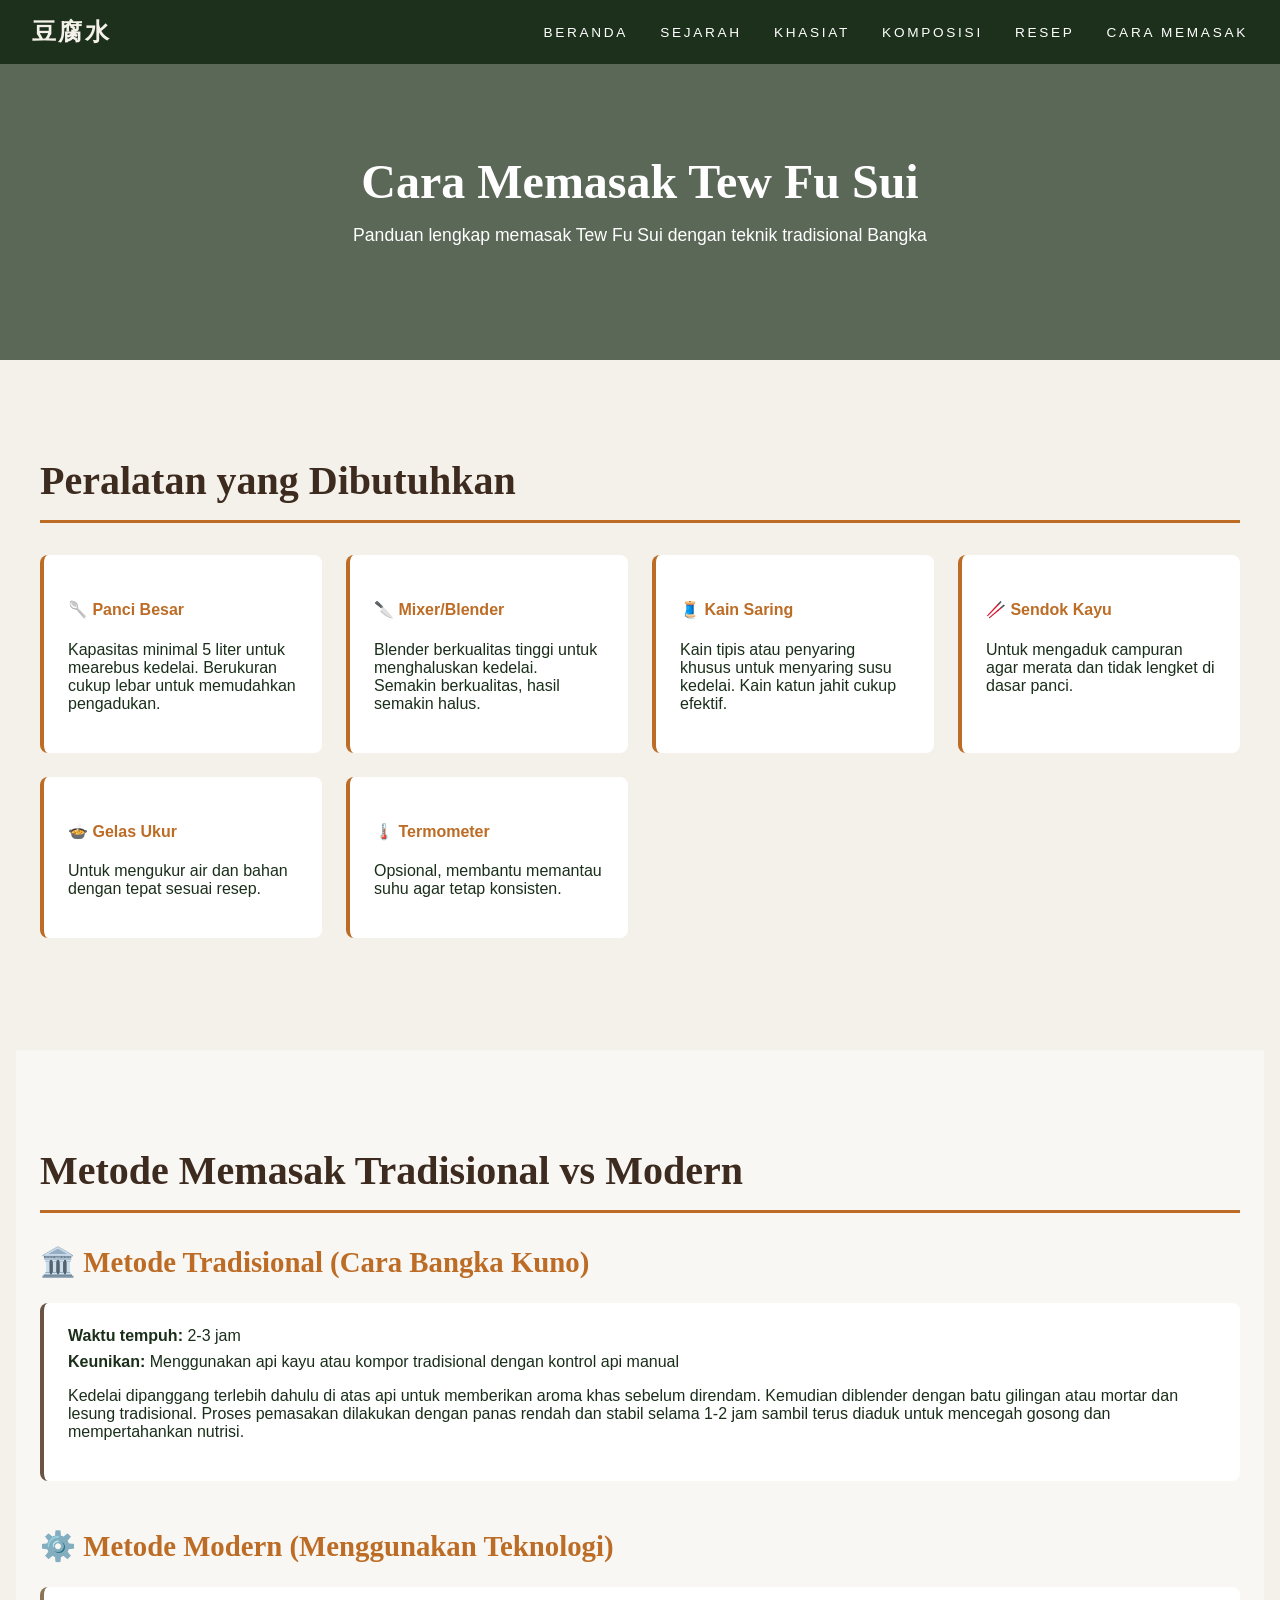
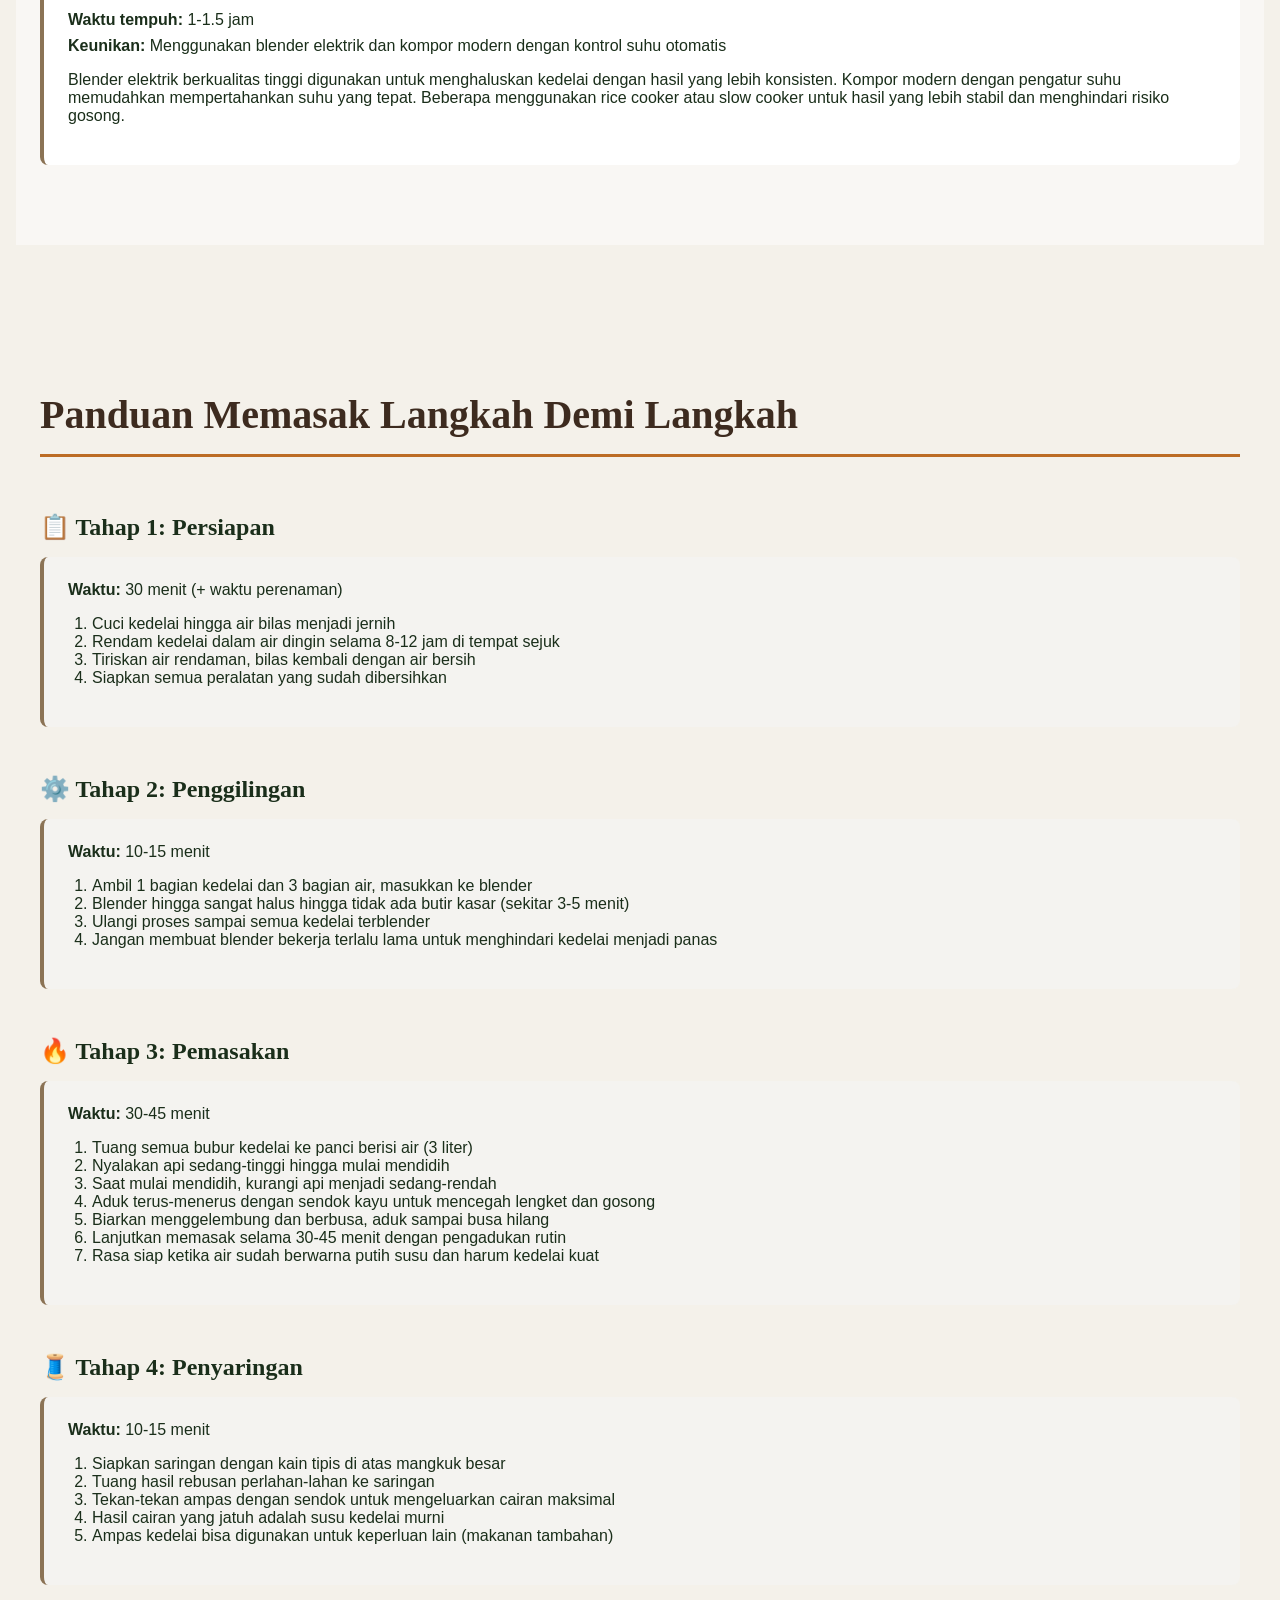
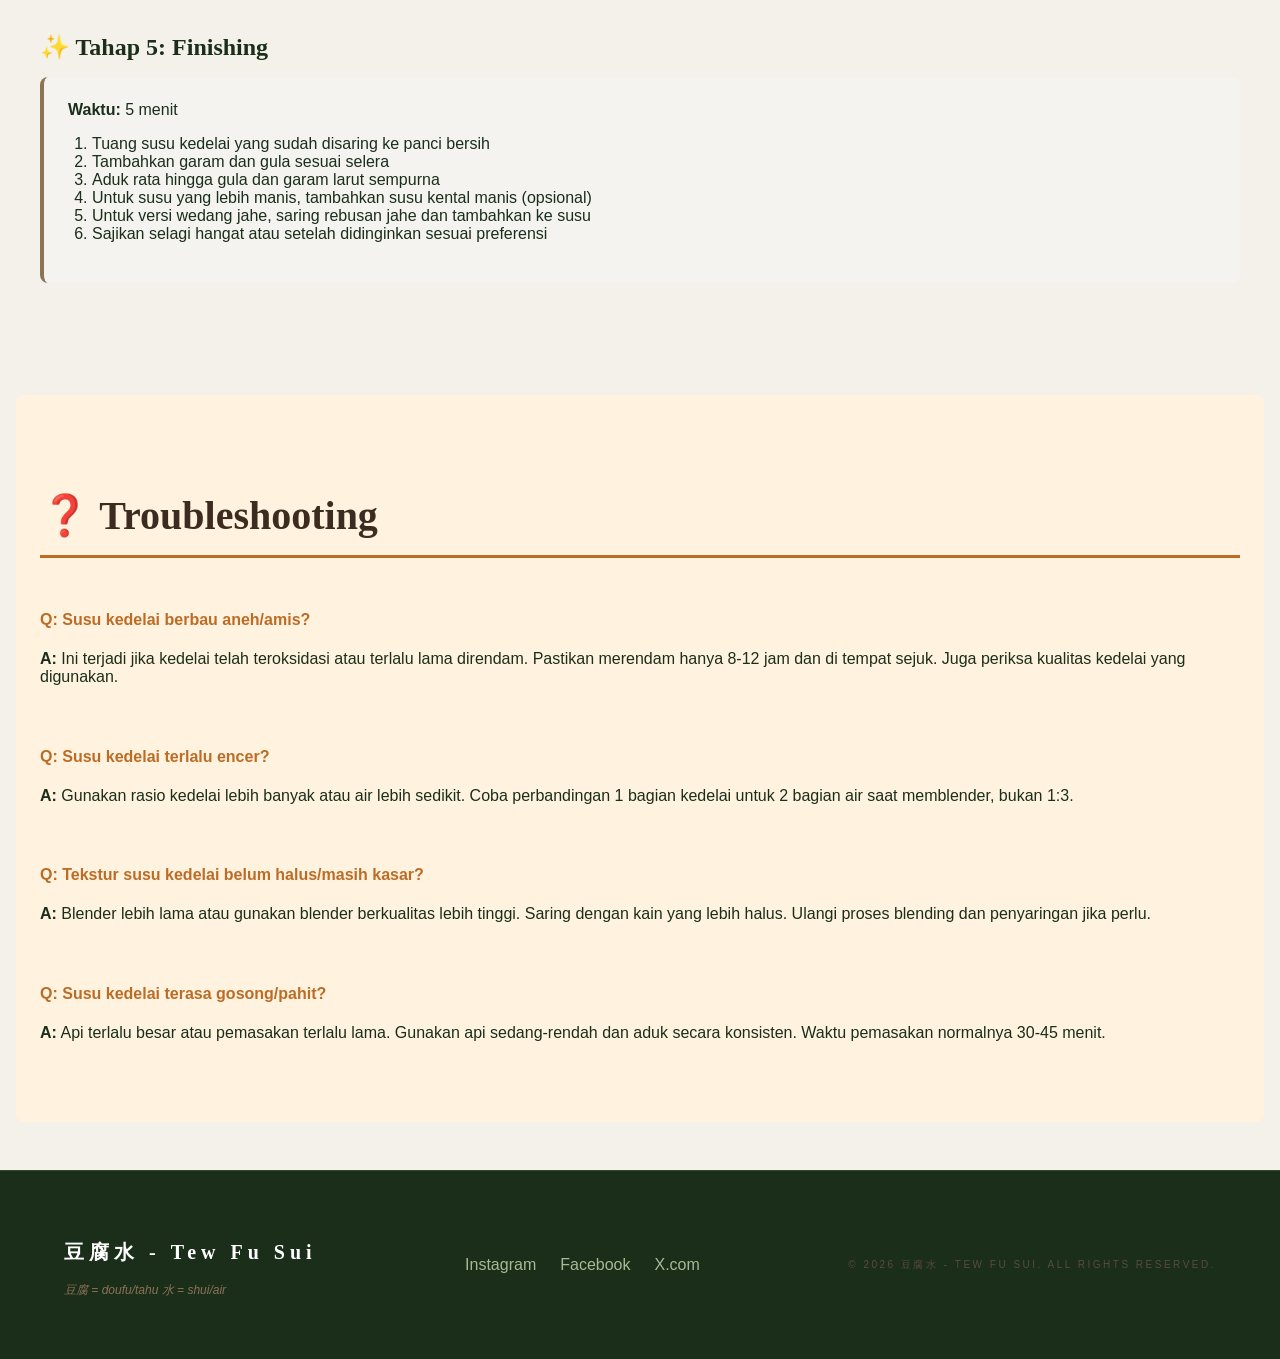
<file: how-to-cook.html>
<!DOCTYPE html>
<html lang="id">
<head>
    <meta charset="UTF-8">
    <meta name="viewport" content="width=device-width, initial-scale=1.0">
    <title>Cara Memasak Tew Fu Sui - 豆腐水</title>
    <meta property="og:title" content="Cara Memasak Tew Fu Sui" />
    <meta property="og:type" content="website" />
    <meta property="og:url" content="https://tewfufa.page.gd/how-to-cook.html" />
    <link rel="stylesheet" href="index.css">
    <style>
        :root {
            --forest-green: #1a2e1a;
            --paper-cream: #f4f1ea;
            --earth-brown: #3d2b1f;
            --accent-orange: #bc6c25;
        }

        body {
            font-family: 'Inter', sans-serif;
            background-color: var(--paper-cream);
            color: var(--forest-green);
            scroll-behavior: smooth;
        }

        h1, h2, h3, .serif {
            font-family: 'Playfair Display', serif;
        }

        .fade-in {
            animation: fadeIn 1.5s ease-out;
        }

        @keyframes fadeIn {
            from { opacity: 0; transform: translateY(20px); }
            to { opacity: 1; transform: translateY(0); }
        }

        ::-webkit-scrollbar {
            width: 8px;
        }
        ::-webkit-scrollbar-track {
            background: var(--paper-cream);
        }
        ::-webkit-scrollbar-thumb {
            background: var(--forest-green);
        }
    </style>
</head>
<body>

    <!-- Navigation -->
    <nav class="navbar">
        <div class="navbar-container">
            <div class="logo"><a href="index.html" style="color: #f4f1ea; text-decoration: none;">豆腐水</a></div>
            <button class="hamburger" id="hamburger">
                <span></span>
                <span></span>
                <span></span>
            </button>
            <div class="menu" id="menu">
                <a href="index.html" class="link">Beranda</a>
                <a href="history.html" class="link">Sejarah</a>
                <a href="benefits.html" class="link">Khasiat</a>
                <a href="composition.html" class="link">Komposisi</a>
                <a href="recipe.html" class="link">Resep</a>
                <a href="how-to-cook.html" class="link">Cara Memasak</a>
            </div>
        </div>
    </nav>

    <script>
        const hamburger = document.getElementById('hamburger');
        const menu = document.getElementById('menu');
        const navLinks = document.querySelectorAll('.menu .link');

        hamburger.addEventListener('click', () => {
            hamburger.classList.toggle('active');
            menu.classList.toggle('active');
        });

        navLinks.forEach(link => {
            link.addEventListener('click', () => {
                hamburger.classList.remove('active');
                menu.classList.remove('active');
            });
        });
    </script>

    <!-- Page Title Section -->
    <section class="page-hero" style="background: linear-gradient(rgba(26, 46, 26, 0.7), rgba(26, 46, 26, 0.7)), url('https://images.unsplash.com/photo-1495598323899-369dccc84bb1?q=80&w=2000&auto=format&fit=crop'); background-size: cover; background-position: center; min-height: 40vh; display: flex; align-items: center; justify-content: center; color: white; text-align: center;">
        <div class="fade-in">
            <h1 class="page-title" style="font-size: 3rem; margin-bottom: 1rem;">Cara Memasak Tew Fu Sui</h1>
            <p style="font-size: 1.1rem; max-width: 600px; margin: 0 auto;">Panduan lengkap memasak Tew Fu Sui dengan teknik tradisional Bangka</p>
        </div>
    </section>

    <!-- Peralatan Section -->
    <section style="padding: 4rem 1.5rem; max-width: 1200px; margin: 0 auto;">
        <h2 style="font-size: 2.5rem; color: var(--earth-brown); border-bottom: 3px solid var(--accent-orange); padding-bottom: 1rem; margin-bottom: 2rem;">Peralatan yang Dibutuhkan</h2>
        
        <div style="display: grid; grid-template-columns: repeat(auto-fit, minmax(250px, 1fr)); gap: 1.5rem;">
            <div style="background: white; padding: 1.5rem; border-radius: 0.5rem; border-left: 4px solid var(--accent-orange);">
                <h4 style="color: var(--accent-orange);">🥄 Panci Besar</h4>
                <p>Kapasitas minimal 5 liter untuk mearebus kedelai. Berukuran cukup lebar untuk memudahkan pengadukan.</p>
            </div>

            <div style="background: white; padding: 1.5rem; border-radius: 0.5rem; border-left: 4px solid var(--accent-orange);">
                <h4 style="color: var(--accent-orange);">🔪 Mixer/Blender</h4>
                <p>Blender berkualitas tinggi untuk menghaluskan kedelai. Semakin berkualitas, hasil semakin halus.</p>
            </div>

            <div style="background: white; padding: 1.5rem; border-radius: 0.5rem; border-left: 4px solid var(--accent-orange);">
                <h4 style="color: var(--accent-orange);">🧵 Kain Saring</h4>
                <p>Kain tipis atau penyaring khusus untuk menyaring susu kedelai. Kain katun jahit cukup efektif.</p>
            </div>

            <div style="background: white; padding: 1.5rem; border-radius: 0.5rem; border-left: 4px solid var(--accent-orange);">
                <h4 style="color: var(--accent-orange);">🥢 Sendok Kayu</h4>
                <p>Untuk mengaduk campuran agar merata dan tidak lengket di dasar panci.</p>
            </div>

            <div style="background: white; padding: 1.5rem; border-radius: 0.5rem; border-left: 4px solid var(--accent-orange);">
                <h4 style="color: var(--accent-orange);">🍲 Gelas Ukur</h4>
                <p>Untuk mengukur air dan bahan dengan tepat sesuai resep.</p>
            </div>

            <div style="background: white; padding: 1.5rem; border-radius: 0.5rem; border-left: 4px solid var(--accent-orange);">
                <h4 style="color: var(--accent-orange);">🌡️ Termometer</h4>
                <p>Opsional, membantu memantau suhu agar tetap konsisten.</p>
            </div>
        </div>
    </section>

    <!-- Metode Memasak Section -->
    <section style="padding: 4rem 1.5rem; background-color: #f9f7f4; max-width: 1200px; margin: 3rem auto;">
        <h2 style="font-size: 2.5rem; color: var(--earth-brown); border-bottom: 3px solid var(--accent-orange); padding-bottom: 1rem; margin-bottom: 2rem;">Metode Memasak Tradisional vs Modern</h2>
        
        <!-- Metode Tradisional -->
        <div style="margin-bottom: 3rem;">
            <h3 style="color: var(--accent-orange); font-size: 1.8rem; margin-bottom: 1.5rem;">🏛️ Metode Tradisional (Cara Bangka Kuno)</h3>
            
            <div style="background: white; padding: 1.5rem; border-left: 4px solid #6b5344; border-radius: 0.5rem; margin-bottom: 1rem;">
                <p style="margin: 0;"><strong>Waktu tempuh:</strong> 2-3 jam</p>
                <p style="margin: 0.5rem 0;"><strong>Keunikan:</strong> Menggunakan api kayu atau kompor tradisional dengan kontrol api manual</p>
                <p style="margin-top: 1rem;">
                    Kedelai dipanggang terlebih dahulu di atas api untuk memberikan aroma khas sebelum direndam. Kemudian diblender dengan batu gilingan atau mortar dan lesung tradisional. Proses pemasakan dilakukan dengan panas rendah dan stabil selama 1-2 jam sambil terus diaduk untuk mencegah gosong dan mempertahankan nutrisi.
                </p>
            </div>
        </div>

        <!-- Metode Modern -->
        <div>
            <h3 style="color: var(--accent-orange); font-size: 1.8rem; margin-bottom: 1.5rem;">⚙️ Metode Modern (Menggunakan Teknologi)</h3>
            
            <div style="background: white; padding: 1.5rem; border-left: 4px solid #8b7355; border-radius: 0.5rem; margin-bottom: 1rem;">
                <p style="margin: 0;"><strong>Waktu tempuh:</strong> 1-1.5 jam</p>
                <p style="margin: 0.5rem 0;"><strong>Keunikan:</strong> Menggunakan blender elektrik dan kompor modern dengan kontrol suhu otomatis</p>
                <p style="margin-top: 1rem;">
                    Blender elektrik berkualitas tinggi digunakan untuk menghaluskan kedelai dengan hasil yang lebih konsisten. Kompor modern dengan pengatur suhu memudahkan mempertahankan suhu yang tepat. Beberapa menggunakan rice cooker atau slow cooker untuk hasil yang lebih stabil dan menghindari risiko gosong.
                </p>
            </div>
        </div>
    </section>

    <!-- Step-by-Step Cooking -->
    <section style="padding: 4rem 1.5rem; max-width: 1200px; margin: 3rem auto;">
        <h2 style="font-size: 2.5rem; color: var(--earth-brown); border-bottom: 3px solid var(--accent-orange); padding-bottom: 1rem; margin-bottom: 2rem;">Panduan Memasak Langkah Demi Langkah</h2>
        
        <div style="display: grid; gap: 1.5rem;">
            <!-- Tahap Persiapan -->
            <div>
                <h3 style="color: var(--forest-green); font-size: 1.5rem; margin-bottom: 1rem;">📋 Tahap 1: Persiapan</h3>
                <div style="background: #f4f3f0; padding: 1.5rem; border-radius: 0.5rem; border-left: 4px solid #8b7355;">
                    <div style="margin-bottom: 1rem;">
                        <strong>Waktu:</strong> 30 menit (+ waktu perenaman)
                    </div>
                    <ol style="padding-left: 1.5rem;">
                        <li>Cuci kedelai hingga air bilas menjadi jernih</li>
                        <li>Rendam kedelai dalam air dingin selama 8-12 jam di tempat sejuk</li>
                        <li>Tiriskan air rendaman, bilas kembali dengan air bersih</li>
                        <li>Siapkan semua peralatan yang sudah dibersihkan</li>
                    </ol>
                </div>
            </div>

            <!-- Tahap Penggilingan -->
            <div>
                <h3 style="color: var(--forest-green); font-size: 1.5rem; margin-bottom: 1rem;">⚙️ Tahap 2: Penggilingan</h3>
                <div style="background: #f4f3f0; padding: 1.5rem; border-radius: 0.5rem; border-left: 4px solid #8b7355;">
                    <div style="margin-bottom: 1rem;">
                        <strong>Waktu:</strong> 10-15 menit
                    </div>
                    <ol style="padding-left: 1.5rem;">
                        <li>Ambil 1 bagian kedelai dan 3 bagian air, masukkan ke blender</li>
                        <li>Blender hingga sangat halus hingga tidak ada butir kasar (sekitar 3-5 menit)</li>
                        <li>Ulangi proses sampai semua kedelai terblender</li>
                        <li>Jangan membuat blender bekerja terlalu lama untuk menghindari kedelai menjadi panas</li>
                    </ol>
                </div>
            </div>

            <!-- Tahap Pemasakan -->
            <div>
                <h3 style="color: var(--forest-green); font-size: 1.5rem; margin-bottom: 1rem;">🔥 Tahap 3: Pemasakan</h3>
                <div style="background: #f4f3f0; padding: 1.5rem; border-radius: 0.5rem; border-left: 4px solid #8b7355;">
                    <div style="margin-bottom: 1rem;">
                        <strong>Waktu:</strong> 30-45 menit
                    </div>
                    <ol style="padding-left: 1.5rem;">
                        <li>Tuang semua bubur kedelai ke panci berisi air (3 liter)</li>
                        <li>Nyalakan api sedang-tinggi hingga mulai mendidih</li>
                        <li>Saat mulai mendidih, kurangi api menjadi sedang-rendah</li>
                        <li>Aduk terus-menerus dengan sendok kayu untuk mencegah lengket dan gosong</li>
                        <li>Biarkan menggelembung dan berbusa, aduk sampai busa hilang</li>
                        <li>Lanjutkan memasak selama 30-45 menit dengan pengadukan rutin</li>
                        <li>Rasa siap ketika air sudah berwarna putih susu dan harum kedelai kuat</li>
                    </ol>
                </div>
            </div>

            <!-- Tahap Penyaringan -->
            <div>
                <h3 style="color: var(--forest-green); font-size: 1.5rem; margin-bottom: 1rem;">🧵 Tahap 4: Penyaringan</h3>
                <div style="background: #f4f3f0; padding: 1.5rem; border-radius: 0.5rem; border-left: 4px solid #8b7355;">
                    <div style="margin-bottom: 1rem;">
                        <strong>Waktu:</strong> 10-15 menit
                    </div>
                    <ol style="padding-left: 1.5rem;">
                        <li>Siapkan saringan dengan kain tipis di atas mangkuk besar</li>
                        <li>Tuang hasil rebusan perlahan-lahan ke saringan</li>
                        <li>Tekan-tekan ampas dengan sendok untuk mengeluarkan cairan maksimal</li>
                        <li>Hasil cairan yang jatuh adalah susu kedelai murni</li>
                        <li>Ampas kedelai bisa digunakan untuk keperluan lain (makanan tambahan)</li>
                    </ol>
                </div>
            </div>

            <!-- Tahap Finishing -->
            <div>
                <h3 style="color: var(--forest-green); font-size: 1.5rem; margin-bottom: 1rem;">✨ Tahap 5: Finishing</h3>
                <div style="background: #f4f3f0; padding: 1.5rem; border-radius: 0.5rem; border-left: 4px solid #8b7355;">
                    <div style="margin-bottom: 1rem;">
                        <strong>Waktu:</strong> 5 menit
                    </div>
                    <ol style="padding-left: 1.5rem;">
                        <li>Tuang susu kedelai yang sudah disaring ke panci bersih</li>
                        <li>Tambahkan garam dan gula sesuai selera</li>
                        <li>Aduk rata hingga gula dan garam larut sempurna</li>
                        <li>Untuk susu yang lebih manis, tambahkan susu kental manis (opsional)</li>
                        <li>Untuk versi wedang jahe, saring rebusan jahe dan tambahkan ke susu</li>
                        <li>Sajikan selagi hangat atau setelah didinginkan sesuai preferensi</li>
                    </ol>
                </div>
            </div>
        </div>
    </section>

    <!-- Troubleshooting Section -->
    <section style="padding: 4rem 1.5rem; background-color: #fff3e0; max-width: 1200px; margin: 3rem auto; border-radius: 0.5rem;">
        <h2 style="font-size: 2.5rem; color: var(--earth-brown); border-bottom: 3px solid var(--accent-orange); padding-bottom: 1rem; margin-bottom: 2rem;">❓ Troubleshooting</h2>
        
        <div style="display: grid; gap: 1.5rem;">
            <div>
                <h4 style="color: var(--accent-orange);">Q: Susu kedelai berbau aneh/amis?</h4>
                <p><strong>A:</strong> Ini terjadi jika kedelai telah teroksidasi atau terlalu lama direndam. Pastikan merendam hanya 8-12 jam dan di tempat sejuk. Juga periksa kualitas kedelai yang digunakan.</p>
            </div>

            <div>
                <h4 style="color: var(--accent-orange);">Q: Susu kedelai terlalu encer?</h4>
                <p><strong>A:</strong> Gunakan rasio kedelai lebih banyak atau air lebih sedikit. Coba perbandingan 1 bagian kedelai untuk 2 bagian air saat memblender, bukan 1:3.</p>
            </div>

            <div>
                <h4 style="color: var(--accent-orange);">Q: Tekstur susu kedelai belum halus/masih kasar?</h4>
                <p><strong>A:</strong> Blender lebih lama atau gunakan blender berkualitas lebih tinggi. Saring dengan kain yang lebih halus. Ulangi proses blending dan penyaringan jika perlu.</p>
            </div>

            <div>
                <h4 style="color: var(--accent-orange);">Q: Susu kedelai terasa gosong/pahit?</h4>
                <p><strong>A:</strong> Api terlalu besar atau pemasakan terlalu lama. Gunakan api sedang-rendah dan aduk secara konsisten. Waktu pemasakan normalnya 30-45 menit.</p>
            </div>
        </div>
    </section>

    <!-- Footer -->
    <footer class="footer">
        <div class="footer-container">
            <div class="footer-left">
                <h3 class="footer-title">豆腐水 - Tew Fu Sui</h3>
                <p class="footer-desc">豆腐 = doufu/tahu 水 = shui/air</p>
            </div>
            <div class="footer-links">
                <a href="#" class="footer-link">Instagram</a>
                <a href="#" class="footer-link">Facebook</a>
                <a href="#" class="footer-link">X.com</a>
            </div>
            <div class="footer-copyright">
                &copy; 2026 豆腐水 - Tew Fu Sui. All Rights Reserved.
            </div>
        </div>
    </footer>

</body>
</html>
</file>
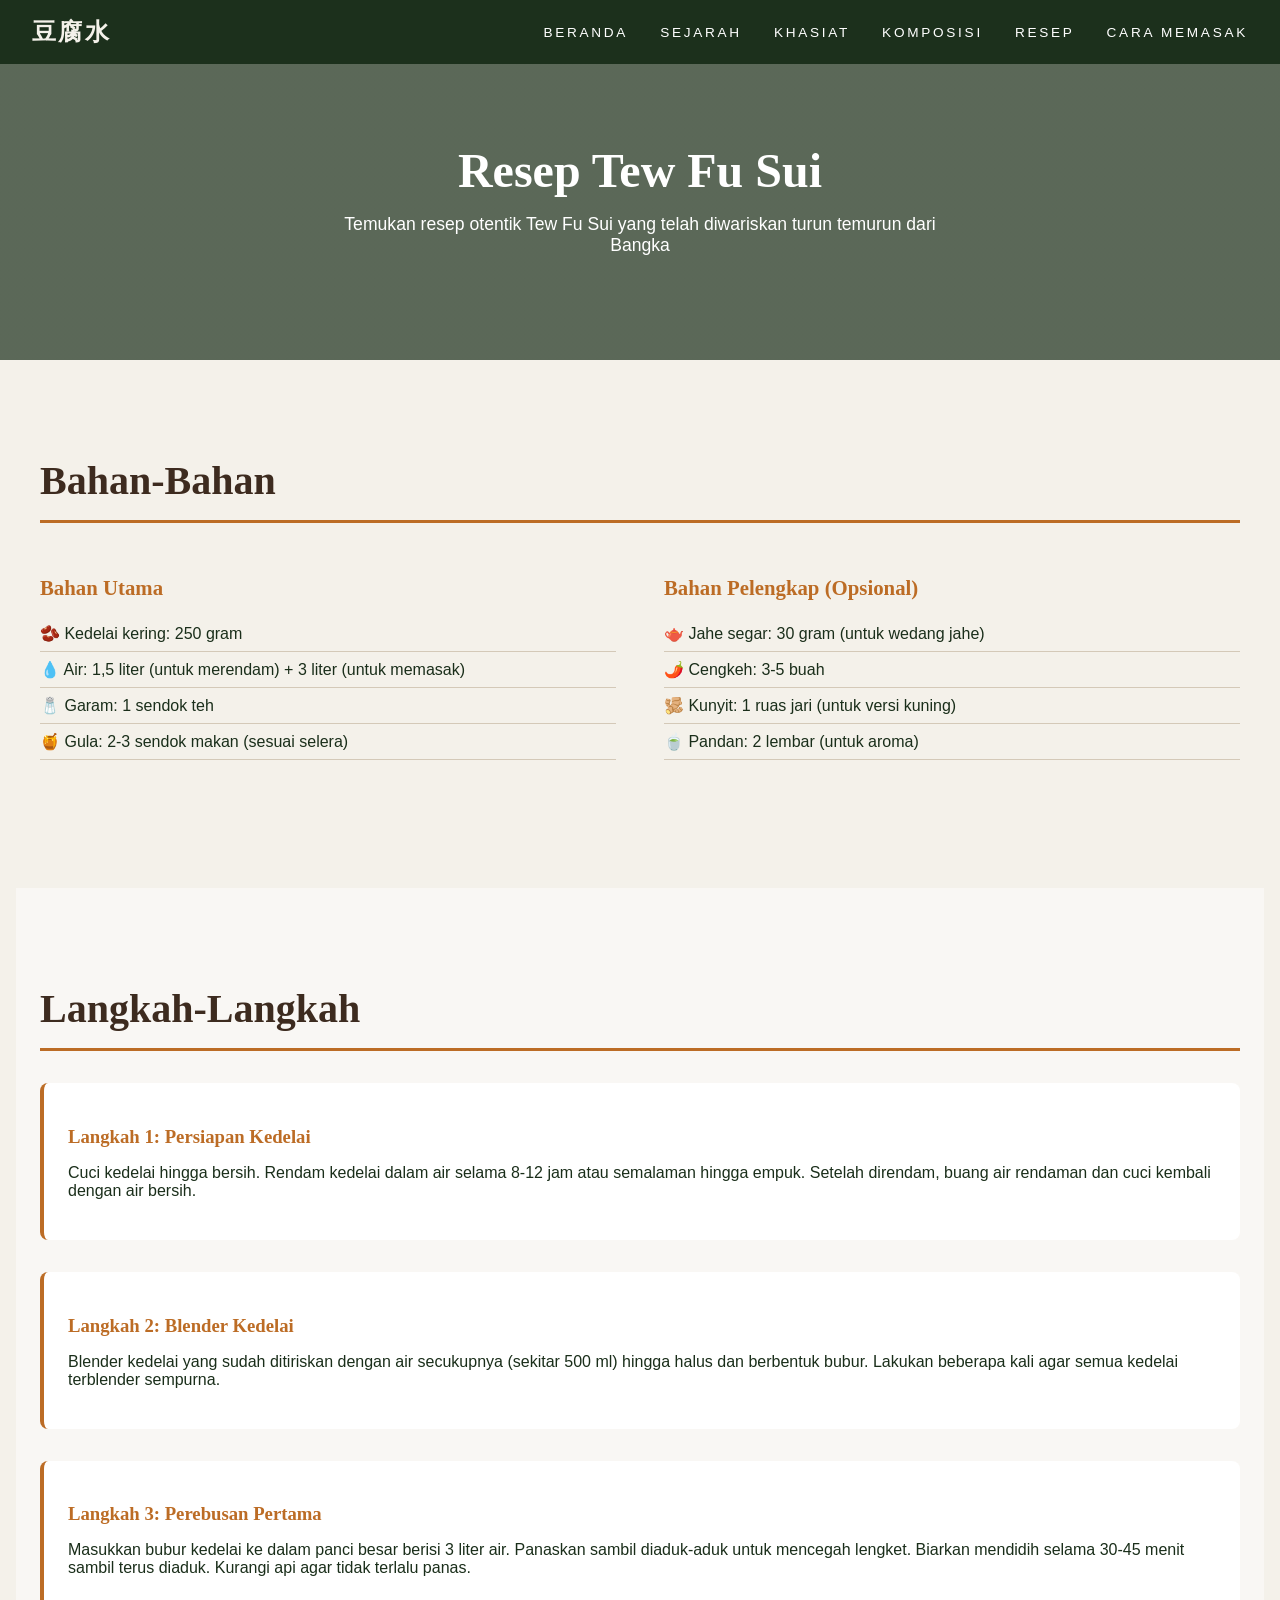
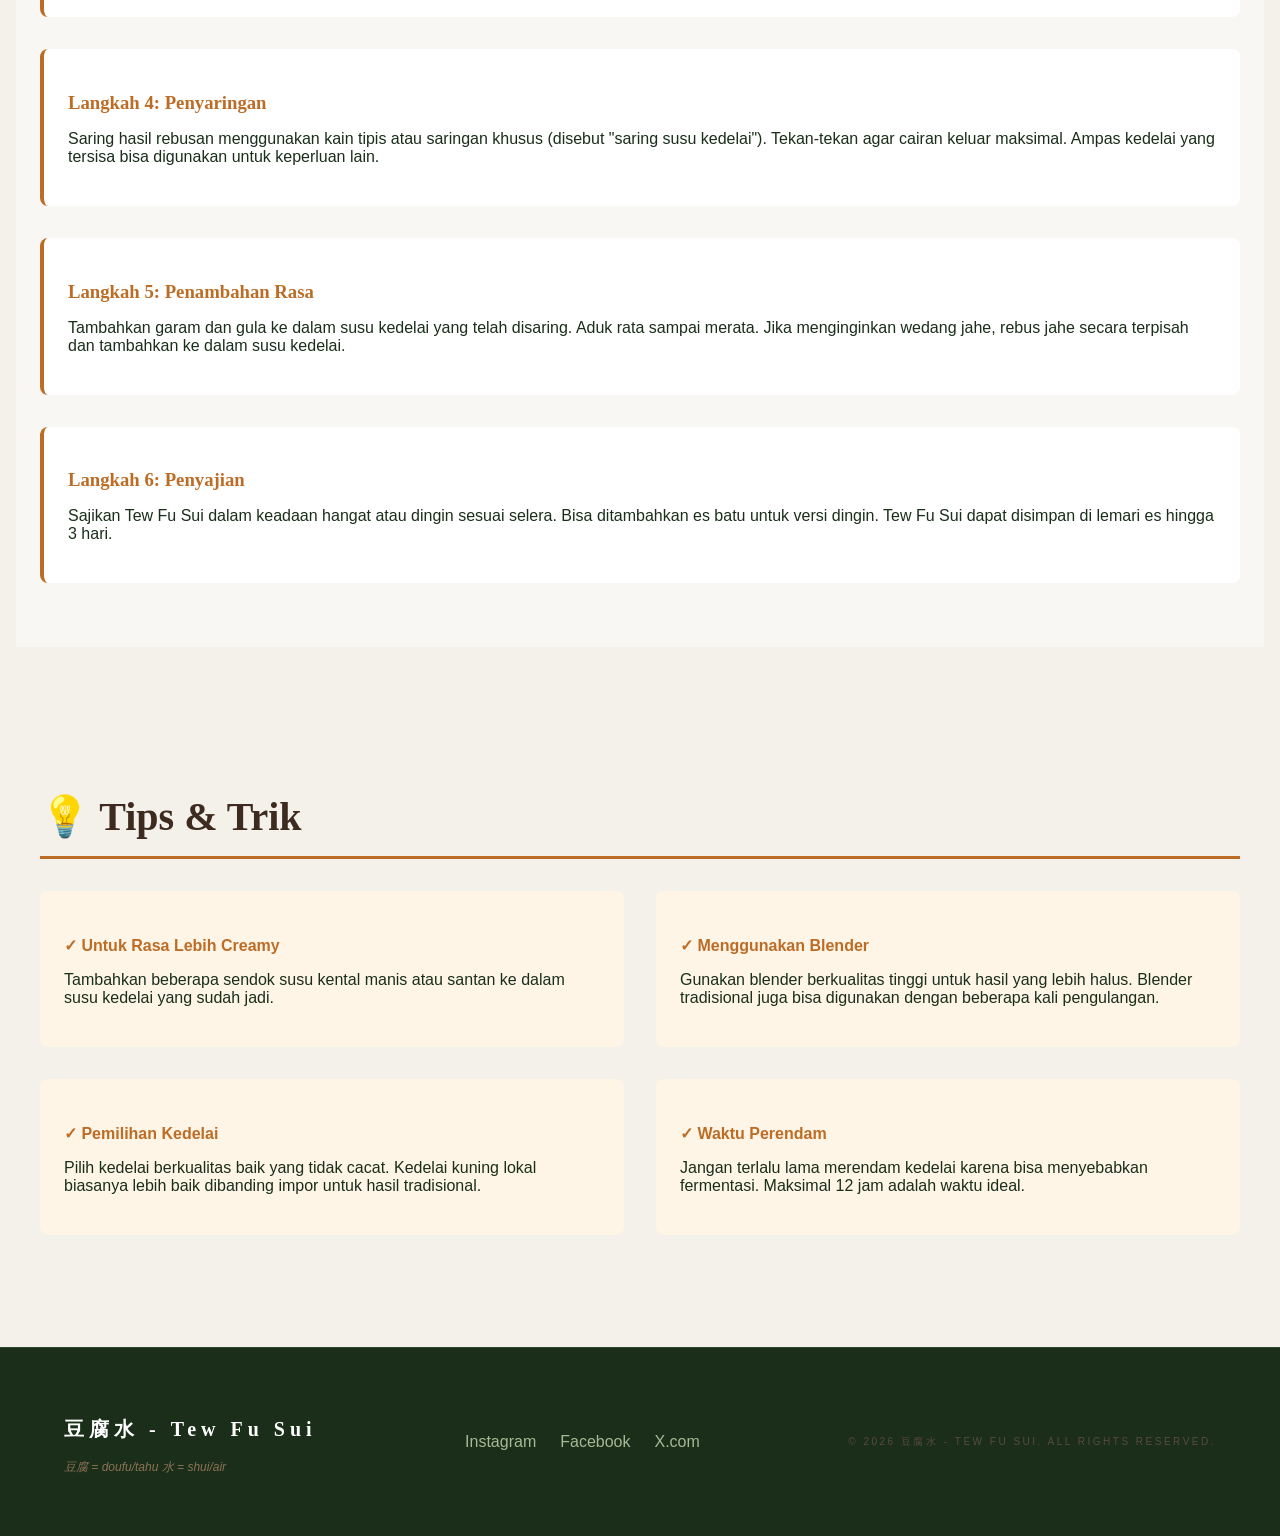
<file: recipe.html>
<!DOCTYPE html>
<html lang="id">
<head>
    <meta charset="UTF-8">
    <meta name="viewport" content="width=device-width, initial-scale=1.0">
    <title>Resep Tew Fu Sui - 豆腐水</title>
    <meta property="og:title" content="Resep Tew Fu Sui" />
    <meta property="og:type" content="website" />
    <meta property="og:url" content="https://tewfufa.page.gd/recipe.html" />
    <meta property="og:image" content="https://img-global.cpcdn.com/recipes/d394662c4cc85106/640x640sq80/photo.webp" />
    <link rel="stylesheet" href="index.css">
    <style>
        :root {
            --forest-green: #1a2e1a;
            --paper-cream: #f4f1ea;
            --earth-brown: #3d2b1f;
            --accent-orange: #bc6c25;
        }

        body {
            font-family: 'Inter', sans-serif;
            background-color: var(--paper-cream);
            color: var(--forest-green);
            scroll-behavior: smooth;
        }

        h1, h2, h3, .serif {
            font-family: 'Playfair Display', serif;
        }

        .fade-in {
            animation: fadeIn 1.5s ease-out;
        }

        @keyframes fadeIn {
            from { opacity: 0; transform: translateY(20px); }
            to { opacity: 1; transform: translateY(0); }
        }

        ::-webkit-scrollbar {
            width: 8px;
        }
        ::-webkit-scrollbar-track {
            background: var(--paper-cream);
        }
        ::-webkit-scrollbar-thumb {
            background: var(--forest-green);
        }
    </style>
</head>
<body>

    <!-- Navigation -->
    <nav class="navbar">
        <div class="navbar-container">
            <div class="logo"><a href="index.html" style="color: #f4f1ea; text-decoration: none;">豆腐水</a></div>
            <button class="hamburger" id="hamburger">
                <span></span>
                <span></span>
                <span></span>
            </button>
            <div class="menu" id="menu">
                <a href="index.html" class="link">Beranda</a>
                <a href="history.html" class="link">Sejarah</a>
                <a href="benefits.html" class="link">Khasiat</a>
                <a href="composition.html" class="link">Komposisi</a>
                <a href="recipe.html" class="link">Resep</a>
                <a href="how-to-cook.html" class="link">Cara Memasak</a>
            </div>
        </div>
    </nav>

    <script>
        const hamburger = document.getElementById('hamburger');
        const menu = document.getElementById('menu');
        const navLinks = document.querySelectorAll('.menu .link');

        hamburger.addEventListener('click', () => {
            hamburger.classList.toggle('active');
            menu.classList.toggle('active');
        });

        navLinks.forEach(link => {
            link.addEventListener('click', () => {
                hamburger.classList.remove('active');
                menu.classList.remove('active');
            });
        });
    </script>

    <!-- Page Title Section -->
    <section class="page-hero" style="background: linear-gradient(rgba(26, 46, 26, 0.7), rgba(26, 46, 26, 0.7)), url('https://images.unsplash.com/photo-1556909114-f6e7ad7d3136?q=80&w=2000&auto=format&fit=crop'); background-size: cover; background-position: center; min-height: 40vh; display: flex; align-items: center; justify-content: center; color: white; text-align: center;">
        <div class="fade-in">
            <h1 class="page-title" style="font-size: 3rem; margin-bottom: 1rem;">Resep Tew Fu Sui</h1>
            <p style="font-size: 1.1rem; max-width: 600px; margin: 0 auto;">Temukan resep otentik Tew Fu Sui yang telah diwariskan turun temurun dari Bangka</p>
        </div>
    </section>

    <!-- Ingredients Section -->
    <section style="padding: 4rem 1.5rem; max-width: 1200px; margin: 0 auto;">
        <h2 style="font-size: 2.5rem; color: var(--earth-brown); border-bottom: 3px solid var(--accent-orange); padding-bottom: 1rem; margin-bottom: 2rem;">Bahan-Bahan</h2>
        
        <div style="display: grid; grid-template-columns: 1fr 1fr; gap: 3rem; margin-top: 2rem;">
            <!-- Bahan Utama -->
            <div>
                <h3 style="color: var(--accent-orange); margin-bottom: 1rem; font-size: 1.3rem;">Bahan Utama</h3>
                <ul style="list-style: none; padding: 0;">
                    <li style="padding: 0.5rem 0; border-bottom: 1px solid #d4c9b8;">🫘 Kedelai kering: 250 gram</li>
                    <li style="padding: 0.5rem 0; border-bottom: 1px solid #d4c9b8;">💧 Air: 1,5 liter (untuk merendam) + 3 liter (untuk memasak)</li>
                    <li style="padding: 0.5rem 0; border-bottom: 1px solid #d4c9b8;">🧂 Garam: 1 sendok teh</li>
                    <li style="padding: 0.5rem 0; border-bottom: 1px solid #d4c9b8;">🍯 Gula: 2-3 sendok makan (sesuai selera)</li>
                </ul>
            </div>

            <!-- Bahan Pelengkap -->
            <div>
                <h3 style="color: var(--accent-orange); margin-bottom: 1rem; font-size: 1.3rem;">Bahan Pelengkap (Opsional)</h3>
                <ul style="list-style: none; padding: 0;">
                    <li style="padding: 0.5rem 0; border-bottom: 1px solid #d4c9b8;">🫖 Jahe segar: 30 gram (untuk wedang jahe)</li>
                    <li style="padding: 0.5rem 0; border-bottom: 1px solid #d4c9b8;">🌶️ Cengkeh: 3-5 buah</li>
                    <li style="padding: 0.5rem 0; border-bottom: 1px solid #d4c9b8;">🫚 Kunyit: 1 ruas jari (untuk versi kuning)</li>
                    <li style="padding: 0.5rem 0; border-bottom: 1px solid #d4c9b8;">🍵 Pandan: 2 lembar (untuk aroma)</li>
                </ul>
            </div>
        </div>
    </section>

    <!-- Instructions Section -->
    <section style="padding: 4rem 1.5rem; background-color: #f9f7f4; max-width: 1200px; margin: 3rem auto;">
        <h2 style="font-size: 2.5rem; color: var(--earth-brown); border-bottom: 3px solid var(--accent-orange); padding-bottom: 1rem; margin-bottom: 2rem;">Langkah-Langkah</h2>
        
        <div style="display: grid; gap: 2rem;">
            <div style="background: white; padding: 1.5rem; border-left: 4px solid var(--accent-orange); border-radius: 0.5rem;">
                <h3 style="color: var(--accent-orange); margin-bottom: 0.5rem;">Langkah 1: Persiapan Kedelai</h3>
                <p>Cuci kedelai hingga bersih. Rendam kedelai dalam air selama 8-12 jam atau semalaman hingga empuk. Setelah direndam, buang air rendaman dan cuci kembali dengan air bersih.</p>
            </div>

            <div style="background: white; padding: 1.5rem; border-left: 4px solid var(--accent-orange); border-radius: 0.5rem;">
                <h3 style="color: var(--accent-orange); margin-bottom: 0.5rem;">Langkah 2: Blender Kedelai</h3>
                <p>Blender kedelai yang sudah ditiriskan dengan air secukupnya (sekitar 500 ml) hingga halus dan berbentuk bubur. Lakukan beberapa kali agar semua kedelai terblender sempurna.</p>
            </div>

            <div style="background: white; padding: 1.5rem; border-left: 4px solid var(--accent-orange); border-radius: 0.5rem;">
                <h3 style="color: var(--accent-orange); margin-bottom: 0.5rem;">Langkah 3: Perebusan Pertama</h3>
                <p>Masukkan bubur kedelai ke dalam panci besar berisi 3 liter air. Panaskan sambil diaduk-aduk untuk mencegah lengket. Biarkan mendidih selama 30-45 menit sambil terus diaduk. Kurangi api agar tidak terlalu panas.</p>
            </div>

            <div style="background: white; padding: 1.5rem; border-left: 4px solid var(--accent-orange); border-radius: 0.5rem;">
                <h3 style="color: var(--accent-orange); margin-bottom: 0.5rem;">Langkah 4: Penyaringan</h3>
                <p>Saring hasil rebusan menggunakan kain tipis atau saringan khusus (disebut "saring susu kedelai"). Tekan-tekan agar cairan keluar maksimal. Ampas kedelai yang tersisa bisa digunakan untuk keperluan lain.</p>
            </div>

            <div style="background: white; padding: 1.5rem; border-left: 4px solid var(--accent-orange); border-radius: 0.5rem;">
                <h3 style="color: var(--accent-orange); margin-bottom: 0.5rem;">Langkah 5: Penambahan Rasa</h3>
                <p>Tambahkan garam dan gula ke dalam susu kedelai yang telah disaring. Aduk rata sampai merata. Jika menginginkan wedang jahe, rebus jahe secara terpisah dan tambahkan ke dalam susu kedelai.</p>
            </div>

            <div style="background: white; padding: 1.5rem; border-left: 4px solid var(--accent-orange); border-radius: 0.5rem;">
                <h3 style="color: var(--accent-orange); margin-bottom: 0.5rem;">Langkah 6: Penyajian</h3>
                <p>Sajikan Tew Fu Sui dalam keadaan hangat atau dingin sesuai selera. Bisa ditambahkan es batu untuk versi dingin. Tew Fu Sui dapat disimpan di lemari es hingga 3 hari.</p>
            </div>
        </div>
    </section>

    <!-- Tips Section -->
    <section style="padding: 4rem 1.5rem; max-width: 1200px; margin: 3rem auto;">
        <h2 style="font-size: 2.5rem; color: var(--earth-brown); border-bottom: 3px solid var(--accent-orange); padding-bottom: 1rem; margin-bottom: 2rem;">💡 Tips & Trik</h2>
        
        <div style="display: grid; grid-template-columns: 1fr 1fr; gap: 2rem;">
            <div style="background: #fef5e7; padding: 1.5rem; border-radius: 0.5rem;">
                <h4 style="color: var(--accent-orange); margin-bottom: 0.5rem;">✓ Untuk Rasa Lebih Creamy</h4>
                <p>Tambahkan beberapa sendok susu kental manis atau santan ke dalam susu kedelai yang sudah jadi.</p>
            </div>

            <div style="background: #fef5e7; padding: 1.5rem; border-radius: 0.5rem;">
                <h4 style="color: var(--accent-orange); margin-bottom: 0.5rem;">✓ Menggunakan Blender</h4>
                <p>Gunakan blender berkualitas tinggi untuk hasil yang lebih halus. Blender tradisional juga bisa digunakan dengan beberapa kali pengulangan.</p>
            </div>

            <div style="background: #fef5e7; padding: 1.5rem; border-radius: 0.5rem;">
                <h4 style="color: var(--accent-orange); margin-bottom: 0.5rem;">✓ Pemilihan Kedelai</h4>
                <p>Pilih kedelai berkualitas baik yang tidak cacat. Kedelai kuning lokal biasanya lebih baik dibanding impor untuk hasil tradisional.</p>
            </div>

            <div style="background: #fef5e7; padding: 1.5rem; border-radius: 0.5rem;">
                <h4 style="color: var(--accent-orange); margin-bottom: 0.5rem;">✓ Waktu Perendam</h4>
                <p>Jangan terlalu lama merendam kedelai karena bisa menyebabkan fermentasi. Maksimal 12 jam adalah waktu ideal.</p>
            </div>
        </div>
    </section>

    <!-- Footer -->
    <footer class="footer">
        <div class="footer-container">
            <div class="footer-left">
                <h3 class="footer-title">豆腐水 - Tew Fu Sui</h3>
                <p class="footer-desc">豆腐 = doufu/tahu 水 = shui/air</p>
            </div>
            <div class="footer-links">
                <a href="#" class="footer-link">Instagram</a>
                <a href="#" class="footer-link">Facebook</a>
                <a href="#" class="footer-link">X.com</a>
            </div>
            <div class="footer-copyright">
                &copy; 2026 豆腐水 - Tew Fu Sui. All Rights Reserved.
            </div>
        </div>
    </footer>

</body>
</html>
</file>
<file: index.css>
:root {
  --forest-green: #1a2e1a;
  --paper-cream: #f4f1ea;
  --earth-brown: #3d2b1f;
  --accent-orange: #bc6c25;
}

body {
  font-family: sans-serif;
  background-color: var(--paper-cream);
  color: var(--forest-green);
  scroll-behavior: smooth;
  margin: 0;
  padding: 0;
  scroll-padding-top: 8rem;
}

.serif {
  font-family: serif;
}

.fade-in {
  animation: fadeIn 1.5s ease-out;
}

@keyframes fadeIn {
  from { opacity: 0; transform: translateY(20px); }
  to { opacity: 1; transform: translateY(0); }
}

/* Custom Scrollbar */
::-webkit-scrollbar {
  width: 8px;
}
::-webkit-scrollbar-track {
  background: var(--paper-cream);
}
::-webkit-scrollbar-thumb {
  background: var(--forest-green);
}

/* Navbar */
.navbar {
  display: flex;
  position: fixed;
  width: 100%;
  z-index: 50;
  background: rgba(26, 46, 26, 0.95);
  backdrop-filter: blur(10px);
  color: white;
  padding: 0;
  box-sizing: border-box;
  top: 0;
}

.navbar-container {
  display: flex;
  justify-content: space-between;
  align-items: center;
  width: 100%;
  padding: 1rem 1.5rem;
  box-sizing: border-box;
}

.logo {
  font-size: 1.5rem;
  font-weight: bold;
  font-family: serif;
  letter-spacing: 0.1em;
  color: #f4f1ea;
  margin: 0;
  flex-shrink: 0;
}

.logo a {
  color: #f4f1ea;
  text-decoration: none;
}

/* Hamburger Menu */
.hamburger {
  display: none;
  flex-direction: column;
  background: none;
  border: none;
  cursor: pointer;
  padding: 0;
  margin: 0;
  width: 30px;
  height: 24px;
  justify-content: space-between;
}

.hamburger span {
  display: block;
  width: 100%;
  height: 3px;
  background-color: #f4f1ea;
  border-radius: 2px;
  transition: all 0.3s ease;
}

.hamburger.active span:nth-child(1) {
  transform: rotate(45deg) translate(8px, 8px);
}

.hamburger.active span:nth-child(2) {
  opacity: 0;
}

.hamburger.active span:nth-child(3) {
  transform: rotate(-45deg) translate(7px, -7px);
}

/* Menu */
.menu {
  display: flex;
  flex-direction: row;
  gap: 2rem;
  text-transform: uppercase;
  font-size: 0.85rem;
  letter-spacing: 0.2em;
  align-items: center;
}

.menu a {
  text-align: center;
}

.link {
  color: white;
  transition: color 0.3s ease, text-shadow 0.3s ease;
  text-decoration: none;
  position: relative;
}

.link:hover {
  color: #bc6c25;
}

.link:focus {
  outline: 2px solid #bc6c25;
  outline-offset: 2px;
}

/* Mobile Responsive */
@media (max-width: 767px) {
  .hamburger {
    display: flex;
  }

  .navbar-container {
    padding: 1rem 1rem;
  }

  .logo {
    font-size: 1.2rem;
  }

  .menu {
    display: none;
    position: absolute;
    top: 100%;
    left: 0;
    right: 0;
    flex-direction: column;
    background: rgba(26, 46, 26, 0.98);
    backdrop-filter: blur(10px);
    gap: 0;
    text-transform: uppercase;
    font-size: 0.75rem;
    letter-spacing: 0.1em;
    padding: 1rem 0;
    margin: 0;
  }

  .menu.active {
    display: flex;
  }

  .menu a {
    display: block;
    padding: 1rem 1.5rem;
    width: 100%;
    box-sizing: border-box;
    border-bottom: 1px solid rgba(255, 255, 255, 0.1);
    text-align: left;
  }

  .menu a:last-child {
    border-bottom: none;
  }

  .menu a:hover {
    background-color: rgba(188, 108, 37, 0.2);
  }
}

@media (min-width: 768px) {
  .navbar-container {
    justify-content: space-between;
    padding: 1rem 2rem;
  }

  .menu {
    display: flex;
  }
}

/* Hero */
.hero {
  background-image: linear-gradient(rgba(0,0,0,0.5), rgba(0,0,0,0.5)), url('[data-uri]');
  background-attachment: fixed;
  background-position: center;
  background-repeat: no-repeat;
  background-size: cover;
  height: 100vh;
  display: flex;
  align-items: center;
  justify-content: center;
  text-align: center;
  color: white;
  padding: 0 1rem;
}

.hero-subtitle {
  text-transform: uppercase;
  letter-spacing: 0.3em;
  font-size: 0.875rem;
  margin-bottom: 1rem;
  display: block;
}

.hero-title {
  font-size: 2.5rem;
  margin-bottom: 1.5rem;
  margin-top: 1rem;
}

@media (min-width: 768px) {
  .hero-title {
    font-size: 6rem;
  }
}

.hero-desc {
  max-width: 36rem;
  margin: 0 auto;
  font-size: 1.125rem;
  font-weight: 300;
  font-style: italic;
}

.hero-btn {
  margin-top: 2.5rem;
  display: inline-block;
  padding: 1rem 2.5rem;
  border: 2px solid white;
  color: white;
  text-transform: uppercase;
  font-size: 0.75rem;
  letter-spacing: 0.25em;
  font-weight: bold;
  transition: all 0.3s ease;
  cursor: pointer;
  background-color: transparent;
  text-decoration: none;
}

.hero-btn:hover {
  background-color: #bc6c25;
  border-color: #bc6c25;
  color: white;
  transform: translateY(-2px);
  box-shadow: 0 4px 15px rgba(0, 0, 0, 0.3);
}

.hero-btn:focus {
  outline: 2px solid #bc6c25;
  outline-offset: 3px;
}

/* About */
.about-section {
  padding: 6rem 1.5rem;
  display: grid;
  gap: 4rem;
  align-items: center;
}

@media (min-width: 768px) {
  .about-section {
    padding: 6rem 6rem;
    grid-template-columns: 1fr 1fr;
  }
}

.about-subtitle {
  color: #bc6c25;
  text-transform: uppercase;
  letter-spacing: 0.25em;
  font-size: 0.875rem;
  font-weight: bold;
}

.about-title {
  font-size: 2.25rem;
  margin: 1.5rem 0;
  line-height: 1.25;
}

@media (min-width: 768px) {
  .about-title {
    font-size: 3rem;
  }
}

.about-text {
  color: #5a4a42;
  line-height: 1.625;
  margin-bottom: 1.5rem;
}

.about-image {
  position: relative;
}

.about-img {
  border-radius: 0.5rem;
  box-shadow: 0 25px 50px -12px rgba(0, 0, 0, 0.25);
  position: relative;
  z-index: 10;
  width: 100%;
  display: block;
  max-width: 100%;
  height: auto;
}

.about-img-border {
  position: absolute;
  bottom: -.5rem;
  left: -.2rem;
  width: 102%;
  height: 105%;
  border: 2px solid #bc6c25;
  border-radius: 0.5rem;
  z-index: -1;
}

/* Menu */
.menu-section {
  padding: 6rem 1.5rem;
  background-color: #1a2e1a;
  color: #f4f1ea;
}

.menu-header {
  text-align: center;
  margin-bottom: 4rem;
}

.menu-title {
  font-size: 2.25rem;
  margin-bottom: 1rem;
}

@media (min-width: 768px) {
  .menu-title {
    font-size: 3rem;
  }
}

.menu-title-line {
  width: 6rem;
  height: 0.25rem;
  background-color: #bc6c25;
  margin: 0 auto;
}

.menu-grid {
  max-width: 72rem;
  margin: 0 auto;
  padding: 0 1.5rem;
  display: grid;
  gap: 2.5rem;
}

@media (min-width: 768px) {
  .menu-grid {
    grid-template-columns: repeat(3, 1fr);
  }
}

.menu-card {
  background-color: #2d4a2b;
  padding: 1rem;
  border-radius: 0.75rem;
  box-shadow: 0 10px 15px -3px rgba(0, 0, 0, 0.1), 0 4px 6px -2px rgba(0, 0, 0, 0.05);
  transition: transform 0.3s ease;
  border: 1px solid rgba(26, 46, 26, 0.1);
}

.menu-card:hover {
  transform: translateY(-10px);
}

.menu-img {
  width: 100%;
  height: 16rem;
  object-fit: cover;
  border-radius: 0.5rem;
  margin-bottom: 1.5rem;
}

.menu-item-title {
  font-size: 1.5rem;
  margin-bottom: 0.5rem;
}

.menu-item-desc {
  color: #a8b995;
  font-size: 0.875rem;
  margin-bottom: 1rem;
  font-style: italic;
}

.menu-item-price {
  color: #bc6c25;
  font-weight: bold;
}

/* Reservation */
.reservation-section {
  padding: 6rem 1.5rem;
}

.reservation-container {
  max-width: 56rem;
  margin: 0 auto;
  background-color: white;
  border-radius: 1.5rem;
  box-shadow: 0 25px 50px -12px rgba(0, 0, 0, 0.25);
  overflow: hidden;
  display: flex;
  flex-direction: column;
}

@media (min-width: 768px) {
  .reservation-container {
    flex-direction: row;
  }
}

.reservation-left {
  background-color: #3d2b1f;
  padding: 3rem;
  color: white;
  display: flex;
  flex-direction: column;
  justify-content: center;
}

@media (min-width: 768px) {
  .reservation-left {
    width: 50%;
  }
}

.reservation-title {
  font-size: 2.25rem;
  margin-bottom: 1.5rem;
}

.reservation-desc {
  margin-bottom: 2rem;
  font-weight: 300;
  line-height: 1.625;
}

.reservation-info {
  font-size: 0.875rem;
  display: flex;
  flex-direction: column;
  gap: 0.5rem;
  text-transform: uppercase;
  letter-spacing: 0.25em;
  opacity: 0.7;
}

.reservation-info p {
  margin: 0;
}

.reservation-right {
  padding: 3rem;
  background-color: #f4f1ea;
}

@media (min-width: 768px) {
  .reservation-right {
    width: 50%;
  }
}

.reservation-form {
  display: flex;
  flex-direction: column;
  gap: 1rem;
}

.form-group {
  display: flex;
  flex-direction: column;
}

.form-label {
  font-size: 0.75rem;
  text-transform: uppercase;
  font-weight: bold;
  margin-bottom: 0.25rem;
}

.form-input, .form-select {
  width: 100%;
  padding: 0.75rem;
  background-color: transparent;
  border-bottom: 1px solid #d4c9b8;
  outline: none;
  transition: border-color 0.3s;
}

.form-input:focus, .form-select:focus {
  border-color: #bc6c25;
}

.form-row {
  display: grid;
  grid-template-columns: 1fr 1fr;
  gap: 1rem;
}

.form-btn {
  width: 100%;
  background-color: #bc6c25;
  color: white;
  padding: 1rem;
  border-radius: 0.5rem;
  margin-top: 1.5rem;
  transition: background-color 0.3s ease, transform 0.2s ease;
  text-transform: uppercase;
  letter-spacing: 0.25em;
  font-weight: bold;
  font-size: 0.875rem;
  border: none;
  cursor: pointer;
}

.form-btn:hover {
  background-color: #a65d1d;
  transform: translateY(-2px);
}

.form-btn:focus {
  outline: 2px solid #f4f1ea;
  outline-offset: 2px;
}

/* Footer */
.footer {
  background-color: #1a2e1a;
  color: white;
  padding: 3rem 1.5rem;
  border-top: 1px solid #2d4a2b;
}

.footer-container {
  max-width: 72rem;
  margin: 0 auto;
  display: flex;
  flex-direction: column;
  justify-content: space-between;
  align-items: center;
  text-align: center;
}

@media (min-width: 768px) {
  .footer-container {
    flex-direction: row;
    text-align: left;
  }
}

.footer-left {
  margin-bottom: 2rem;
}

@media (min-width: 768px) {
  .footer-left {
    margin-bottom: 0;
  }
}

.footer-title {
  font-size: 1.25rem;
  font-family: serif;
  letter-spacing: 0.25em;
  margin-bottom: 1rem;
}

.footer-desc {
  font-size: 0.75rem;
  color: #8b7355;
  font-style: italic;
  max-width: 20rem;
}

.footer-links {
  display: flex;
  gap: 1.5rem;
}

.footer-link {
  color: #a8b995;
  transition: color 0.3s ease;
  text-decoration: none;
}

.footer-link:hover {
  color: #bc6c25;
}

.footer-link:focus {
  outline: 2px solid #bc6c25;
  outline-offset: 2px;
}

.footer-copyright {
  margin-top: 2rem;
  font-size: 10px;
  text-transform: uppercase;
  letter-spacing: 0.25em;
  color: #5a4a42;
}

@media (min-width: 768px) {
  .footer-copyright {
    margin-top: 0;
  }
}
</file>
